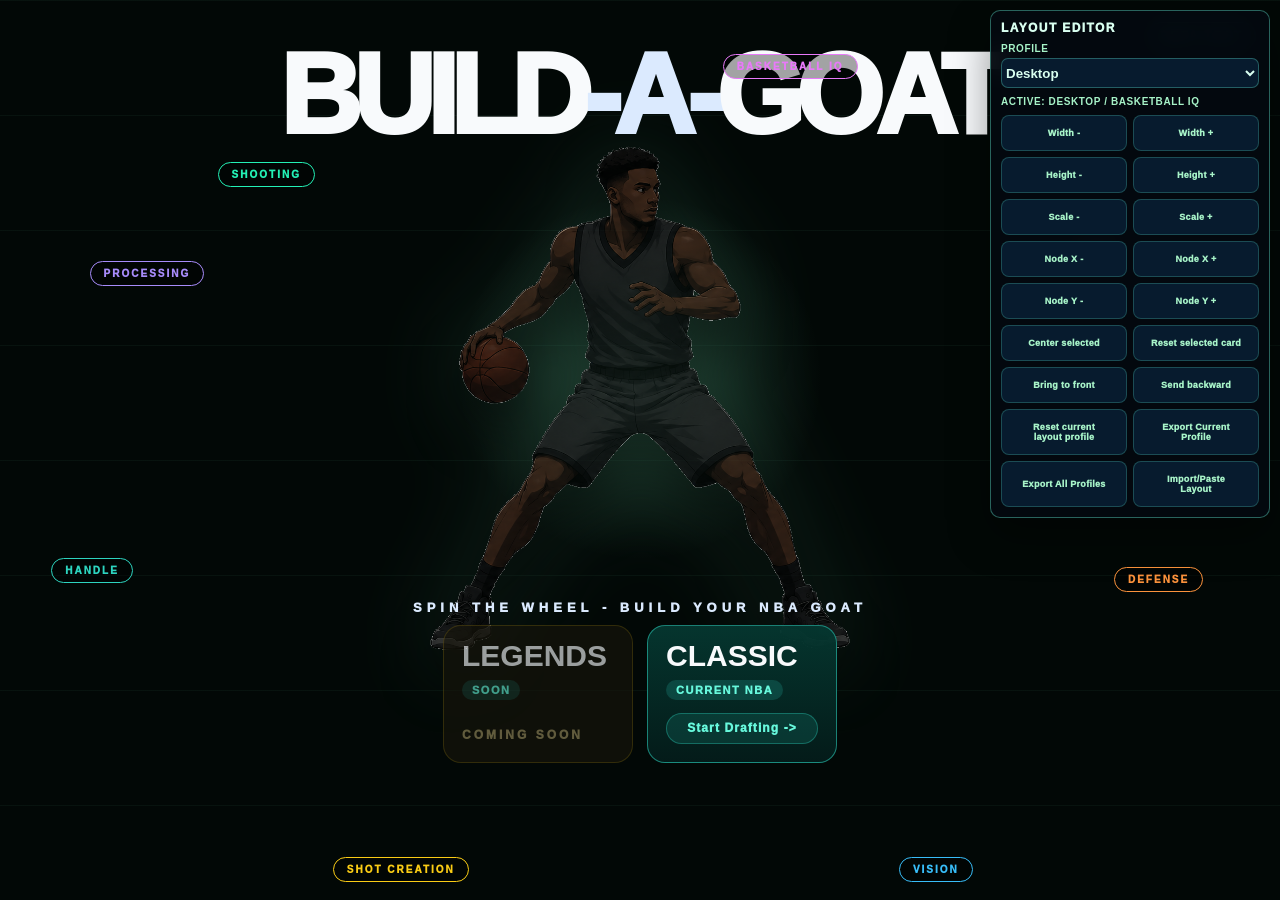
<file: index.html>
<!DOCTYPE html>
<html lang="en">
<head>
  <meta charset="UTF-8" />
  <meta name="viewport" content="width=device-width, initial-scale=1.0, viewport-fit=cover" />
  <meta name="theme-color" content="#061018" />
  <title>Build-A-GOAT Beta</title>
  <link rel="stylesheet" href="./css/styles.css" />
</head>
<body>
<section class="home" id="home">
      <div class="home-v">BETA TEST</div><h1 class="home-title">BUILD<span>-A-</span>GOAT</h1>
 <div class="home-tag ht1">Shooting</div><div class="home-tag ht2">Processing</div><div class="home-tag ht3">Handle</div><div class="home-tag ht4">Basketball IQ</div><div class="home-tag ht5">Size</div><div class="home-tag ht6">Defense</div><div class="home-tag ht7">Shot Creation</div><div class="home-tag ht8">Vision</div>
 <div class="home-player" id="homePlayer"></div>
 <div class="home-kicker">Spin the wheel - build your NBA GOAT</div>
<div class="mode-row"><div class="mode-card locked"><h2>Legends</h2><span class="pill">Soon</span><div style="margin-top:28px;color:#9b8f5f;font-weight:1000;letter-spacing:3px;text-transform:uppercase;font-size:12px">Coming Soon</div></div><div class="mode-card"><h2>Classic</h2><span class="pill">Current NBA</span><button class="start-btn" id="startBtn" onclick="startDrafting()">Start Drafting -></button></div></div>
</section>

<main class="app hidden mobile-tab-spin" id="app">
  <div class="topbar">
    <button class="brand home-link" onclick="goHome()">Build<span>-A-</span>GOAT<small>BETA</small></button>
    <div class="top-actions">
      <button class="ghost" onclick="copyBuild()">Copy Build</button>
      <button onclick="newBuild()">Reset Build</button>
    </div>
  </div>

  <div class="layout">
    <section class="left">
      <div class="wheel-row">
        <div>
          <div class="reel-label">Team</div>
          <div class="wheel">
            <div class="selector"></div>
            <div class="reel" id="teamReel"></div>
          </div>
        </div>

        <div>
          <div class="reel-label">Player</div>
          <div class="wheel">
            <div class="selector"></div>
            <div class="reel" id="playerReel"></div>
          </div>
        </div>
      </div>

      <div class="controls">
        <button class="spin" id="spinBtn" onclick="spin()">SPIN</button>
        <button class="ghost respin-control" id="respinBtn" onclick="respinPlayer()" disabled>
          <span>RESPIN</span>
          <small id="respinCount">5 LEFT</small>
        </button>
      </div>

      <div class="player-card" id="playerCard">
        <div class="player-card-head">
          <div class="avatar" id="playerAvatar">NBA</div>
          <div>
            <div class="team-pill" id="teamPill">No team selected</div>
            <div class="player-name" id="playerName">Ready?</div>
            <div class="muted" id="playerMeta">Spin reveals one random team and one weighted random player. Respins stay on that team.</div>
          </div>
        </div>

        <div class="trait-menu" id="traitMenu"></div>
      </div>
    </section>

    <section class="stage" id="stage">
      <div class="bio">
        <div>
          <b>HT</b>
          <span id="heightVal">--</span>
        </div>
        <div>
          <b>WT</b>
          <span id="weightVal">--</span>
        </div>
      </div>

     <div class="tabs">
        <button type="button" class="tab active" id="tabPhysical" onclick="setStageTab('physical')">Physical</button>
        <button type="button" class="tab" id="tabMental" onclick="setStageTab('mental')">Mental</button>
        <button type="button" class="tab" id="tabSkill" onclick="setStageTab('skill')">Skill</button>
      </div>

      <div class="player-wrap">
        <img class="player-img" id="playerImg" alt="Build player">
      </div>

      <div class="callouts" id="callouts"></div>
      <div id="traitCards"></div>
    </section>

    <aside class="side">
      <div class="ovr-card">
        <div class="ovr" id="ovr">0<small>OVR</small></div>
      </div>
      <div class="build-name" id="buildName"></div>
      <button class="share-build" id="shareBuildBtn" onclick="shareBuildAction()" disabled>Share Build</button>

      <div class="respins">
        Total Respins Left
        <span id="spinStatus">5 / 5</span>
      </div>

      <button id="nextBtn" onclick="spin()" disabled>NEXT TRAIT</button>

      <div class="list">
        <div class="section">Build Overview</div>
        <div id="buildList"></div>
      </div>
    </aside>
  </div>

  <nav class="mobile-tab-nav" aria-label="Mobile view">
    <button type="button" class="mobile-tab-button active" id="mobileSpinTab" aria-pressed="true" onclick="setMobileViewTab('spin')">SPIN</button>
    <button type="button" class="mobile-tab-button" id="mobileBuildTab" aria-pressed="false" onclick="setMobileViewTab('build')">BUILD</button>
  </nav>

</main>
<div class="season-overlay" id="seasonOverlay">
  <div class="season-modal">
    <div class="season-eyebrow">Simulate Season</div>
    <div class="season-title">Spin Your Team</div>
    <div class="season-wheel">
      <div class="season-reel" id="seasonTeamReel"></div>
    </div>
    <button class="spin" id="seasonSpinBtn" onclick="spinSeasonTeam()">SPIN</button>
    <div class="season-result" id="seasonResult"></div>
    <div class="season-player" id="seasonPlayer">
      <img class="player-img" alt="Season preview player">
    </div>
    <div class="season-actions">
      <button class="ghost" id="seasonRunBtn" onclick="runSelectedSeason()" disabled>Simulate Season</button>
    </div>
    <div class="season-build">
      <div class="season-build-title">Build Traits</div>
      <div id="seasonBuildList"></div>
    </div>
  </div>
</div>
<div class="season-detail-overlay" id="seasonDetailOverlay">
  <div class="season-detail">
    <div class="season-dots"><span></span><span></span><span></span><span></span></div>
    <div class="season-team-card" id="seasonDetailTeam"></div>
    <div class="season-detail-ovr" id="seasonDetailOvr"></div>
    <div class="season-detail-arch" id="seasonDetailArch"></div>
    <button class="season-detail-btn" onclick="runSelectedSeason()">Simulate Season</button>
    <div class="season-detail-player" id="seasonDetailPlayer">
      <img class="player-img" id="seasonDetailImg" alt="Selected build player">
    </div>
    <div class="season-detail-list" id="seasonDetailTraits"></div>
  </div>
</div>
<div class="regular-season-overlay" id="regularSeasonOverlay">
  <div class="regular-season">
    <button class="season-back" onclick="backToSeasonReview()">&larr; Back</button>
    <div class="season-dots"><span></span><span></span><span></span><span></span></div>
    <div class="season-team-card" id="regularSeasonTeam"></div>
    <div class="regular-title">Regular Season</div>
    <div class="regular-record" id="regularSeasonRecord"></div>
    <div class="playoff-status" id="regularSeasonStatus"></div>
    <div class="game-log" id="regularSeasonGames"></div>
    <div class="production-title">Production</div>
    <div class="production-grid" id="regularSeasonProduction"></div>
    <button class="playoff-btn" id="enterPlayoffsBtn" onclick="enterPlayoffs()">Enter Playoffs</button>
  </div>
</div>
<div class="playoff-overlay" id="playoffOverlay">
  <div class="playoff-wrap">
    <button class="season-back" onclick="backToRegularSeason()">&larr; Back</button>
    <div class="season-dots"><span></span><span></span><span></span><span></span></div>
    <div class="season-team-card" id="playoffTeam"></div>
    <div class="regular-title">Playoffs</div>
    <div class="playoff-rounds" id="playoffRounds"></div>
    <div class="playoff-summary" id="playoffSummary"></div>
    <button class="playoff-btn" id="continueAwardsBtn" onclick="openAwards()">Continue to Awards</button>
  </div>
</div>
<div class="awards-overlay" id="awardsOverlay">
  <div class="awards-wrap">
    <div class="award-card">
      <div class="award-kicker" id="awardKicker">NBA Regular Season</div>
      <div class="award-title" id="awardTitle">MVP Award</div>
      <div class="award-photo" id="awardPhoto"></div>
      <div class="award-player" id="awardPlayer"></div>
      <div class="award-team" id="awardTeam"></div>
      <div class="award-stats" id="awardStats"></div>
      <div class="award-nav">
        <button class="ghost" onclick="prevAward()">Previous</button>
        <button class="spin" onclick="nextAward()" id="awardNextBtn">Next Award</button>
      </div>
    </div>
  </div>
</div>
<div class="final-report-overlay" id="finalReportOverlay">
  <div class="final-report">
    <button class="season-back" onclick="closeFinalReport()">&larr; Back to Build</button>
    <div class="season-dots"><span></span><span></span><span></span><span></span></div>
    <div class="season-team-card" id="finalReportTeam"></div>
    <div class="final-banner" id="finalReportBanner"></div>
    <div class="season-detail-player final-report-player" id="finalReportPlayer">
      <img class="player-img" id="finalReportImg" alt="Final report player">
    </div>
    <div class="production-title">Production</div>
    <div class="production-grid" id="finalReportProduction"></div>
    <div class="season-detail-list" id="finalReportTraits"></div>
    <div class="final-best" id="finalReportBest"></div>
    <div class="final-actions">
      <button class="new-build" onclick="newBuild()">New Build</button>
      <button class="back-build" onclick="backToCompletedBuild()">Back to Build</button>
    </div>
  </div>
</div>
<div class="share-overlay" id="shareOverlay" onclick="closeShareMenu()">
  <div class="share-modal" onclick="event.stopPropagation()">
    <div class="share-top">
      <div class="share-title">Share Your Build</div>
      <button class="share-close" onclick="closeShareMenu()">x</button>
    </div>
    <div class="share-quote" id="shareQuote"></div>
    <div class="share-preview">
      <div class="share-logo">B<span>A</span>P</div>
      <div>
        <div class="share-domain">Build-A-GOAT.com</div>
        <div class="share-card-title" id="shareCardTitle"></div>
        <div class="share-card-copy" id="shareCardCopy"></div>
      </div>
    </div>
    <div class="share-grid">
      <button class="share-tile" onclick="shareTo('x')"><span class="share-icon x">X</span>X</button>
      <button class="share-tile" onclick="shareTo('facebook')"><span class="share-icon fb">f</span>Facebook</button>
      <button class="share-tile" onclick="shareTo('reddit')"><span class="share-icon rd">r</span>Reddit</button>
      <button class="share-tile" onclick="copyShareLink()"><span class="share-icon cp">link</span>Copy Link</button>
    </div>
  </div>
</div>
<div class="toast" id="toast"></div>
<script src="./js/data.js"></script>
<script src="./js/animations.js"></script>
<script src="./js/playerRenderer.js"></script>
<script src="./js/anchorEditor.js"></script>
<script src="./js/calloutLayoutEditor.js"></script>
<script src="./js/ui.js"></script>
<script src="./js/game.js"></script>
<script src="./js/simulation.js"></script>
  <script src="./js/share.js"></script>
  <script src="./js/devTools.js"></script>
  <script src="./js/mobileTabs.js"></script>
  <script src="./js/app.js"></script>
</body>
</html>
</file>
<file: css/styles.css>
﻿:root{--bg:#050915;--panel:#071426;--mint:#dbeafe;--teal:#2563eb;--red:#f97316;--text:#f8fafc;--muted:#9fb2c7;--gold:#fbbf24;--cyan:#38bdf8}
*{box-sizing:border-box}
html{width:100%;min-height:100%;-webkit-text-size-adjust:100%;text-size-adjust:100%;background:var(--bg);overflow-x:hidden}
body{margin:0;width:100%;min-height:100%;background:var(--bg);color:var(--text);font-family:Arial,Helvetica,sans-serif;overflow:hidden;overflow-x:hidden}
img,svg,canvas,video{max-width:100%}
button{border:0;border-radius:10px;padding:12px 16px;background:var(--red);color:#fff;font-weight:1000;letter-spacing:.7px;cursor:pointer}
button,.tab,.trait-choice{-webkit-tap-highlight-color:transparent;touch-action:manipulation}
button:disabled{opacity:.42;cursor:not-allowed;filter:saturate(.35)}button.ghost{background:#07192d;border:1px solid #1d4ed8}.hidden{display:none!important}

/* start */
.home{min-height:100vh;position:relative;overflow:hidden;background:#020806}
.home:before{content:"";position:absolute;inset:0;background:linear-gradient(rgba(125,255,198,.045) 1px,transparent 1px),radial-gradient(circle at 50% 42%,rgba(128,255,197,.2),transparent 22%),#020806;background-size:100% 115px,auto,auto}
.home-title{position:absolute;top:52px;left:50%;transform:translateX(-50%);margin:0;width:min(980px,94vw);text-align:center;font-size:clamp(58px,8.8vw,132px);line-height:.78;letter-spacing:-8px;font-weight:1000;text-transform:uppercase;z-index:3}
.home-title span,.brand span{color:var(--mint)}
.home-v{position:absolute;top:22px;right:24px;color:#67f8dc;border:1px solid rgba(103,248,220,.5);border-radius:999px;padding:6px 12px;font-size:12px;font-weight:1000;letter-spacing:2px;z-index:4}
.home-player{position:absolute;left:50%;top:138px;width:min(460px,56vw);height:520px;transform:translateX(-50%);opacity:.7;filter:drop-shadow(0 0 44px rgba(132,255,199,.22));z-index:2}.home-player img{width:100%;height:100%;object-fit:contain}
.home-tag{position:absolute;padding:6px 13px;border:1px solid currentColor;border-radius:999px;font-size:10px;font-weight:1000;letter-spacing:2px;text-transform:uppercase;background:rgba(0,0,0,.35);z-index:3;animation:floatTag 4.5s ease-in-out infinite alternate}
.ht1{left:17%;top:18%;color:#23f0b5;animation-delay:.1s;animation-duration:4.8s}
.ht2{left:7%;top:29%;color:#a78bfa;animation-delay:.7s;animation-duration:5.4s}
.ht3{left:4%;top:62%;color:#2dd4bf;animation-delay:1.1s;animation-duration:4.9s}
.ht4{right:33%;top:6%;color:#e879f9;animation-delay:.3s;animation-duration:5.7s}
.ht5{right:12%;top:26%;color:#f87171;animation-delay:.9s;animation-duration:4.6s}
.ht6{right:6%;top:63%;color:#fb923c;animation-delay:1.4s;animation-duration:5.2s}
.ht7{left:26%;bottom:2%;color:#facc15;animation-delay:.5s;animation-duration:5.8s}
.ht8{right:24%;bottom:2%;color:#38bdf8;animation-delay:1.2s;animation-duration:5s}
@keyframes floatTag{from{transform:translate3d(-8px,-6px,0)}to{transform:translate3d(10px,8px,0)}}.home-kicker{position:absolute;left:50%;top:600px;transform:translateX(-50%);color:var(--mint);font-size:13px;font-weight:1000;letter-spacing:5px;text-transform:uppercase;white-space:nowrap;z-index:3}
.mode-row{position:absolute;left:50%;top:625px;transform:translateX(-50%);display:flex;gap:14px;z-index:3}
.mode-card{width:190px;height:138px;border:1px solid rgba(45,212,191,.55);border-radius:18px;background:linear-gradient(180deg,rgba(5,55,48,.96),rgba(4,28,26,.96));padding:16px 18px}
.mode-card.locked{border-color:rgba(250,204,21,.25);background:#17150b;opacity:.62}
.mode-card h2{margin:0 0 9px;font-size:30px;line-height:.95;text-transform:uppercase}
.pill{display:inline-block;padding:4px 10px;border-radius:999px;background:rgba(45,212,191,.18);color:#67f8dc;font-size:11px;font-weight:1000;letter-spacing:1.5px;text-transform:uppercase}
.start-btn{margin-top:13px;width:100%;height:31px;padding:0 10px;background:rgba(45,212,191,.13);border:1px solid rgba(45,212,191,.35);border-radius:999px;color:#67f8dc;font-size:12px;letter-spacing:1.1px;white-space:nowrap;line-height:29px}

/* app */
.app{height:100vh;background:#040809}.topbar{height:40px;display:flex;align-items:center;justify-content:space-between;padding:0 18px;border-bottom:1px solid rgba(158,230,191,.22);background:#05090a}.brand{font-size:24px;font-weight:1000;letter-spacing:-1px;text-transform:uppercase}.home-link{background:transparent;border:0;padding:0;color:var(--text);cursor:pointer;text-align:left}
.home-link:hover span{filter:brightness(1.25)}.brand small{font-size:12px;color:#67f8dc;letter-spacing:2px;margin-left:8px}.top-actions{display:flex;gap:6px}.top-actions button{padding:10px 14px;font-size:12px}
.layout{height:calc(100vh - 40px);display:grid;grid-template-columns:260px minmax(900px,1fr) 255px}
.left{background:#05090d;border-right:1px solid rgba(158,230,191,.22);padding:28px 10px 14px}.wheel-row{display:grid;grid-template-columns:1fr 1fr;gap:8px}.reel-label{text-align:center;font-size:12px;font-weight:1000;letter-spacing:2px;text-transform:uppercase;margin-bottom:6px;color:#67f8dc}
.wheel{height:246px;position:relative;overflow:hidden;border:1px solid rgba(255,255,255,.08);border-radius:18px;background:#090f14}.selector{position:absolute;left:0;right:0;top:50%;height:44px;transform:translateY(-50%);z-index:2;background:rgba(158,230,191,.12);border:1px solid rgba(158,230,191,.16)}
.reel{position:absolute;left:0;right:0;top:0;will-change:transform}.reel.idle{animation:idle 12s linear infinite}.reel.spinning{transition:transform 4s cubic-bezier(.08,.78,.14,1)}.item{height:44px;display:flex;align-items:center;justify-content:center;text-align:center;padding:0 8px;color:rgba(255,255,255,.38);font-size:13px;font-weight:1000;text-transform:uppercase;line-height:1.02}.item small{display:block;color:rgba(158,230,191,.58);font-size:9px;margin-top:3px}.item.near{color:rgba(255,255,255,.72)}.item.selected{color:#d9fff0;font-size:14px}@keyframes idle{from{transform:translateY(0)}to{transform:translateY(-880px)}}
.controls{margin-top:20px}.controls button{width:100%;height:50px;font-size:20px;letter-spacing:4px}.controls button+button{margin-top:10px}.spin{background:linear-gradient(90deg,#2dd4bf,#9ee6bf);color:#03110e}
.respin-control{height:58px!important;display:flex;flex-direction:column;align-items:center;justify-content:center;gap:3px;line-height:1;letter-spacing:3px!important}
.respin-control span{font-size:18px}.respin-control small{font-size:12px;letter-spacing:1px;color:#d9fff0}
.player-card{margin-top:14px;background:#030b14;border:1px solid #183247;border-radius:12px;padding:10px;max-height:390px;overflow:auto}
.player-card-head{display:grid;grid-template-columns:46px 1fr;gap:10px;align-items:center;margin-bottom:10px}
.avatar{width:46px;height:46px;border-radius:50%;border:1px solid #245143;background:radial-gradient(circle at 35% 25%,#d9fff0,#0c2633 55%,#06111f);display:flex;align-items:center;justify-content:center;color:#06111f;font-size:11px;font-weight:1000;overflow:hidden;position:relative}
.avatar img{display:block;width:100%;height:100%;object-fit:cover;object-position:center center}
.team-pill{display:inline-block;padding:5px 10px;border-radius:999px;border:1px solid #245143;color:#9ee6bf;font-size:10px;font-weight:1000;letter-spacing:1px;text-transform:uppercase}
.player-name{font-size:18px;font-weight:1000;margin:6px 0 2px;line-height:1.05}
.muted{color:var(--muted);font-size:11px;line-height:1.3}
.trait-menu{display:grid;gap:6px;margin-top:8px}
.trait-section{font-size:9px;color:#54dca8;font-weight:1000;letter-spacing:2px;text-align:center;text-transform:uppercase;border-top:1px solid rgba(84,220,168,.2);padding-top:7px;margin-top:3px}
.trait-choice{height:48px;border:1px solid rgba(255,255,255,.08);border-radius:8px;background:#101824;color:#dbeafe;display:grid;grid-template-columns:34px 1fr 36px;align-items:center;gap:8px;padding:0 9px;font-size:11px;font-weight:1000;letter-spacing:1px;text-transform:uppercase;text-align:left}
.trait-choice span{width:36px;height:28px;border-radius:999px;display:flex;align-items:center;justify-content:center;background:#38bdf8;color:#03111f;font-size:12px}
.choice-photo,.trait-photo,.mini-photo{border-radius:50%;overflow:hidden;background:radial-gradient(circle at 35% 25%,#d9fff0,#0c2633 55%,#06111f);display:flex;align-items:center;justify-content:center;color:#06111f;font-weight:1000;letter-spacing:0;position:relative}
.choice-photo{width:32px;height:32px;border:1px solid rgba(158,230,191,.35);font-size:9px}
.trait-photo{width:44px;height:44px;border:1px solid rgba(255,255,255,.14);font-size:10px;flex:0 0 auto}
.mini-photo{width:30px;height:30px;border:1px solid rgba(255,255,255,.1);font-size:8px}
.choice-photo img,.trait-photo img,.mini-photo img{display:block;width:100%;height:100%;object-fit:cover;object-position:center center}
.photo-logo{position:absolute;inset:-10%;width:120%!important;height:120%!important;object-fit:cover!important;object-position:center center!important;opacity:.98;z-index:0;filter:saturate(1.35) contrast(1.08) brightness(1.1)}
.photo-player{position:absolute;inset:0;width:100%!important;height:100%!important;object-fit:cover!important;object-position:center center!important;border-radius:50%;z-index:1;filter:drop-shadow(0 1px 2px rgba(0,0,0,.45))}
.photo-initials{position:relative;z-index:2}
.trait-choice.physical{background:linear-gradient(90deg,rgba(249,115,22,.18),rgba(6,17,31,.9))}
.trait-choice.mental{background:linear-gradient(90deg,rgba(168,85,247,.18),rgba(6,17,31,.9))}
.trait-choice.skill{background:linear-gradient(90deg,rgba(45,212,191,.18),rgba(6,17,31,.9))}
.trait-choice.locked{opacity:.45}
.trait-choice:not(.locked):hover{border-color:#67f8dc;transform:translateY(-1px)}

/* stage */
.stage{position:relative;height:100%;overflow:hidden;background:linear-gradient(rgba(255,255,255,.05) 1px,transparent 1px),linear-gradient(90deg,rgba(255,255,255,.045) 1px,transparent 1px),linear-gradient(180deg,#174f8f,#0f2f5d);background-size:18px 18px}
.bio{position:absolute;top:20px;left:188px;width:220px;display:grid;grid-template-columns:1fr 1fr;z-index:8;background:#07192d;border-radius:7px;overflow:hidden}.bio div{padding:13px 30px;text-align:center;border-right:1px solid rgba(255,255,255,.08)}.bio div:last-child{border-right:0}.bio b{display:block;font-size:12px;color:#d9fff0;letter-spacing:1.5px}.bio span{font-size:20px;font-weight:1000;color:#d9fff0}
.tabs{position:absolute;top:12px;left:50%;transform:translateX(-50%);display:flex;gap:8px;z-index:50;pointer-events:auto}.tab{min-width:118px;text-align:center;padding:13px 18px;border-radius:7px;background:#07192d;color:#b8c5d4;font-size:12px;font-weight:1000;letter-spacing:2px;text-transform:uppercase;cursor:pointer;position:relative;z-index:51;pointer-events:auto}.tab.active{background:#f97316;color:white;box-shadow:inset 0 -3px 0 rgba(251,191,36,.85)}
/*
//////////////////////////////////////////////
// PLAYER LAYOUT CONTRACT
// DO NOT MODIFY WITHOUT UPDATING
// THE ANCHOR SYSTEM.
// Appearance changes ONLY.
// Layout changes require anchor recalibration.
//////////////////////////////////////////////
*/
.player-wrap{position:absolute;inset:45px 230px 40px 230px;display:flex;align-items:center;justify-content:center;z-index:1}.player-img{width:min(650px,100%);max-height:760px;object-fit:contain;transform:scale(1.55) translateY(24px);transform-origin:center center;filter:drop-shadow(0 28px 24px rgba(0,0,0,.5))}.player-img[data-render-state="build"]{opacity:.9;filter:brightness(.48) contrast(.98) saturate(.75) drop-shadow(0 24px 22px rgba(0,0,0,.46))}.player-img[data-render-state="complete"]{opacity:1;filter:drop-shadow(0 28px 24px rgba(0,0,0,.5))}
.callouts{position:absolute;inset:0;z-index:3;pointer-events:none}.callouts svg{width:100%;height:100%;display:block}.callouts path{fill:none;stroke:#f97316;stroke-width:3;stroke-linecap:round;stroke-linejoin:round;vector-effect:non-scaling-stroke}.callouts circle{fill:#f97316;stroke:rgba(249,115,22,.32);stroke-width:.75}
.trait-card{position:absolute;width:220px;min-height:112px;border:1px solid #f97316;border-radius:7px;background:#06111f;box-shadow:0 14px 24px rgba(0,0,0,.34);z-index:5;overflow:hidden}.trait-card .head{background:#f97316;color:white;padding:12px;font-size:16px;font-weight:1000;text-align:center;text-transform:uppercase}.trait-card .body{padding:12px}.trait-card.filled .body{display:grid;grid-template-columns:44px 1fr;gap:10px;align-items:center}.rating{font-size:22px;font-weight:1000}.from{color:#c8d7e8;font-size:12px;line-height:1.25;margin-top:7px}.trait-card.filled .from{margin-top:4px}.trait-card.available{cursor:pointer;outline:2px solid rgba(255,255,255,.18);outline-offset:2px}.trait-card.available:hover{transform:translateY(-2px)}.trait-card.filled{border-color:#fbbf24}.trait-card.filled .head{background:#fbbf24;color:#07111b}
.tc-shooting{left:260px;top:220px}.tc-handling{left:260px;top:400px}.tc-speed{left:260px;top:600px}..tc-size{right:260px;top:430px;min-height:124px}.tc-defense{right:260px;top:585px;min-height:112px}
.tc-clutch{right:260px;top:430px}
.tc-leadership{left:260px;top:400px}
.tc-rebounding{right:260px;top:585px;min-height:112px}
/* completed build screen */
.final-trait-card{
  position:absolute;
  width:215px;
  min-height:92px;
  border-radius:6px;
  background:#f8fafc;
  color:#06111f;
  box-shadow:0 14px 24px rgba(0,0,0,.28);
  z-index:6;
  overflow:hidden;
}

.final-trait-card .head{
  height:34px;
  background:#f97316;
  color:#fff;
  display:flex;
  align-items:center;
  justify-content:center;
  font-weight:1000;
  text-transform:uppercase;
  font-size:13px;
  letter-spacing:.5px;
}

.final-trait-card .body{
  min-height:58px;
  display:grid;
  grid-template-columns:44px 1fr 38px;
  align-items:center;
  gap:8px;
  padding:7px 10px;
}

.final-photo{
  width:42px;
  height:42px;
  border-radius:50%;
  border:2px solid #06111f;
  overflow:hidden;
  background:#0c2633;
  display:flex;
  align-items:center;
  justify-content:center;
  font-weight:1000;
  font-size:10px;
  color:#d9fff0;
}

.final-photo img{
  width:100%;
  height:100%;
  object-fit:cover;
}

.final-player{
  font-weight:1000;
  color:#0e4f9e;
  text-transform:uppercase;
  font-size:13px;
  line-height:1.05;
}

.final-badge{
  width:36px;
  height:36px;
  border-radius:50%;
  background:#38bdf8;
  color:#03111f;
  display:flex;
  align-items:center;
  justify-content:center;
  font-weight:1000;
  font-size:12px;
}

.fc-shooting{left:150px;top:150px}
.fc-handling{left:150px;top:285px}
.fc-size{left:150px;top:420px}
.fc-speed{left:150px;top:555px}

.fc-iq{right:150px;top:130px}
.fc-clutch{right:150px;top:245px}
.fc-leadership{right:150px;top:360px}
.fc-defense{right:150px;top:475px}
.fc-rebounding{right:150px;top:590px}

.build-name-card{
  border:1px solid rgba(158,230,191,.25);
  background:rgba(158,230,191,.08);
  border-radius:12px;
  padding:12px;
  text-align:center;
  color:#d9fff0;
  font-weight:1000;
  letter-spacing:1px;
  text-transform:uppercase;
}
.final-trait-card{
  position:absolute;
  width:215px;
  min-height:92px;
  border-radius:6px;
  background:#f8fafc;
  color:#06111f;
  box-shadow:0 14px 24px rgba(0,0,0,.28);
  z-index:20;
  overflow:hidden;
}

.final-trait-card .head{
  height:34px;
  background:#f97316;
  color:#fff;
  display:flex;
  align-items:center;
  justify-content:center;
  font-weight:1000;
  text-transform:uppercase;
  font-size:13px;
}

.final-trait-card .body{
  min-height:58px;
  display:grid;
  grid-template-columns:44px 1fr 38px;
  align-items:center;
  gap:8px;
  padding:7px 10px;
}

.final-photo{
  width:42px;
  height:42px;
  border-radius:50%;
  border:2px solid #06111f;
  overflow:hidden;
  background:#0c2633;
  display:flex;
  align-items:center;
  justify-content:center;
  font-size:10px;
  font-weight:1000;
  color:#d9fff0;
}

.final-photo img{
  width:100%;
  height:100%;
  object-fit:cover;
}

.final-player{
  font-weight:1000;
  color:#0e4f9e;
  text-transform:uppercase;
  font-size:13px;
  line-height:1.05;
}

.final-rating{
  font-size:11px;
  color:#102033;
  font-weight:900;
}

.final-badge{
  width:36px;
  height:36px;
  border-radius:50%;
  background:#38bdf8;
  color:#03111f;
  display:flex;
  align-items:center;
  justify-content:center;
  font-weight:1000;
  font-size:12px;
}

.fc-shooting{left:150px;top:150px}
.fc-handling{left:150px;top:285px}
.fc-speed{left:150px;top:555px}
.fc-iq{right:150px;top:130px}
.fc-size{right:150px;top:360px}
.fc-defense{right:150px;top:590px}
.fc-clutch{right:150px;top:245px}
.fc-leadership{right:150px;top:475px}
.fc-rebounding{left:150px;top:420px}
/* side */
.side{background:#05090d;border-left:1px solid rgba(158,230,191,.22);padding:8px 10px 10px;display:flex;flex-direction:column;gap:8px;min-height:0;overflow:hidden}
.ovr-card{height:132px;display:flex;align-items:center;justify-content:center;position:relative;flex:0 0 132px}
.ovr-card:before{content:"";position:absolute;width:116px;height:116px;border-radius:50%;background:conic-gradient(#67f8dc calc(var(--ovr-pct,0)*1%),#203047 0);box-shadow:0 0 22px rgba(103,248,220,.22)}
.ovr-card:after{content:"";position:absolute;width:94px;height:94px;border-radius:50%;background:#05090d}
.ovr{font-size:42px;font-weight:1000;z-index:2;text-align:center}
.ovr small{display:block;font-size:13px;color:#d1d5db;letter-spacing:1.5px}
.build-name{min-height:20px;text-align:center;color:#9ef7cf;font-size:13px;font-weight:1000;line-height:1.1;letter-spacing:.4px}
.share-build{height:34px;border:1px solid rgba(103,248,220,.72);border-radius:9px;background:rgba(103,248,220,.1);color:#d9fff0;font-size:12px;font-weight:1000;letter-spacing:1.2px;text-transform:uppercase}
.share-build:disabled{opacity:.35;cursor:not-allowed}
.respins{background:rgba(158,230,191,.1);border-radius:10px;padding:10px;text-align:center;color:#d8fff0;font-weight:1000;letter-spacing:1px;flex:0 0 auto}
.respins span{display:block;color:#facc15;font-size:17px;margin-top:2px}
#nextBtn{height:42px;flex:0 0 42px}
.list{padding:2px 0;flex:1 1 auto;min-height:0;overflow:hidden}
.section{font-weight:1000;color:#d9fff0;font-size:12px;letter-spacing:1.6px;text-transform:uppercase;margin-bottom:8px}
.li{display:grid;grid-template-columns:6px 33px 1fr 36px;gap:8px;border:1px dashed rgba(255,255,255,.07);border-radius:7px;margin-bottom:4px;padding:6px 7px;align-items:center;min-height:48px;opacity:.34}
.li.picked{border-color:rgba(255,255,255,.1);border-style:solid;opacity:1;background:linear-gradient(90deg,rgba(103,248,220,.055),rgba(255,255,255,.015))}
.li.empty .mini-photo{display:none}
.dot{width:6px;height:32px;border-radius:0;margin-top:0;opacity:.72}
.li.empty .dot{width:6px;height:6px;border-radius:50%;align-self:center;opacity:.4}
.lt{font-size:10.5px;color:#74e7bc;font-weight:1000;letter-spacing:.8px;text-transform:uppercase;line-height:1}
.lv{font-size:12px;color:#f8fafc;margin-top:1px;line-height:1.05;font-weight:800}
.li.empty .lv{color:#5d7b76}
.mini-photo{width:33px;height:33px}
.grade-badge{width:35px;height:35px;border-radius:50%;display:flex;align-items:center;justify-content:center;justify-self:end;background:#67f8dc;color:#03111f;font-size:11px;font-weight:1000}
.li.empty .grade-badge{display:none}
.sim{display:none;position:absolute;left:260px;right:255px;bottom:0;max-height:48vh;overflow:auto;padding:14px;background:#06111f;border-top:1px solid #17384a;z-index:20}.sim-head{display:flex;justify-content:space-between;align-items:center;gap:12px;flex-wrap:wrap}.sim-grid{display:grid;grid-template-columns:1fr 1fr;gap:12px;margin-top:12px}table{width:100%;border-collapse:collapse;font-size:13px;background:#030b14;border-radius:12px;overflow:hidden}td,th{padding:8px;border-bottom:1px solid #203047;text-align:left}th{color:#facc15;background:#081827}.hi{color:#facc15;font-weight:1000}.series{background:#030b14;border:1px solid #203047;border-radius:12px;padding:9px;margin:7px 0}.champ{font-size:24px;font-weight:1000;color:#facc15;margin-top:10px}.toast{position:fixed;left:50%;bottom:18px;transform:translateX(-50%);background:#020617;border:1px solid #334155;border-radius:12px;padding:10px 14px;font-weight:1000;display:none;z-index:50}
.share-overlay{position:fixed;inset:0;background:rgba(0,0,0,.62);backdrop-filter:blur(8px);z-index:80;display:none;align-items:center;justify-content:center;padding:18px}
.share-overlay.open{display:flex}
.share-modal{width:min(360px,calc(100vw - 32px));background:#0c1a15;border:1px solid rgba(103,248,220,.25);border-radius:20px;box-shadow:0 22px 70px rgba(0,0,0,.58);padding:24px;color:#d8fff0}
.share-top{display:flex;align-items:center;justify-content:space-between;margin-bottom:16px}
.share-title{font-size:18px;font-weight:1000;color:#f8fff9}
.share-close{width:31px;height:31px;border-radius:50%;border:1px solid rgba(103,248,220,.28);background:rgba(103,248,220,.08);color:#8df3cf;font-size:18px;line-height:1;display:grid;place-items:center;padding:0}
.share-quote,.share-preview{border:1px solid rgba(255,255,255,.1);background:rgba(255,255,255,.045);border-radius:9px;padding:12px 14px;color:#a8f1cd;font-weight:800;font-size:13px;line-height:1.35;margin-bottom:12px}
.share-quote{font-style:italic}
.share-preview{display:grid;grid-template-columns:58px 1fr;gap:12px;align-items:center;font-style:normal}
.share-logo{height:58px;border-radius:4px;background:#07100d;border:1px solid rgba(255,255,255,.05);display:flex;align-items:center;justify-content:center;font-size:15px;font-weight:1000;color:#f8fff9}
.share-logo span{color:#79f5c9}
.share-domain{font-size:10px;color:#69dcae;font-weight:1000;letter-spacing:.8px;text-transform:uppercase}
.share-card-title{font-size:13px;color:#f8fff9;font-weight:1000;margin:1px 0}
.share-card-copy{font-size:11px;color:#65dca9;line-height:1.25}
.share-grid{display:grid;grid-template-columns:1fr 1fr;gap:10px;margin-top:18px}
.share-tile{height:95px;border:1px solid rgba(255,255,255,.1);border-radius:12px;background:rgba(255,255,255,.045);color:#a8f1cd;font-weight:1000;display:flex;flex-direction:column;align-items:center;justify-content:center;gap:9px}
.share-icon{width:45px;height:45px;border-radius:50%;display:flex;align-items:center;justify-content:center;color:#fff;font-size:20px;font-weight:1000}
.share-icon.x{background:#020202}.share-icon.fb{background:#1877f2}.share-icon.rd{background:#ff4500}.share-icon.cp{background:#134f4b;border:1px solid rgba(103,248,220,.35);color:#75f2d0}
.season-overlay{position:fixed;inset:0;background:rgba(0,8,6,.72);backdrop-filter:blur(8px);z-index:78;display:none;align-items:center;justify-content:center;padding:18px}
.season-overlay.open{display:flex}
.season-modal{width:min(340px,calc(100vw - 32px));max-height:calc(100vh - 36px);overflow:hidden;background:linear-gradient(180deg,#080d13,#07110f);border:1px solid rgba(103,248,220,.22);border-radius:20px;box-shadow:0 24px 80px rgba(0,0,0,.62);padding:28px;color:#d8fff0;text-align:center}
.season-eyebrow{font-size:10px;color:#9ef7cf;font-weight:1000;text-transform:uppercase;letter-spacing:1.5px}
.season-title{font-size:22px;font-weight:1000;margin:8px 0 18px;color:#f8fff9}
.season-wheel{position:relative;height:246px;border:1px solid rgba(255,255,255,.11);border-radius:18px;background:rgba(255,255,255,.025);overflow:hidden;margin-bottom:20px}
.season-wheel:before{content:"";display:none}
.season-wheel:after{content:"";position:absolute;left:16px;right:16px;top:50%;height:45px;transform:translateY(-50%);border:1px solid rgba(103,248,220,.24);border-radius:7px;background:rgba(103,248,220,.06);box-shadow:0 0 0 999px rgba(0,0,0,.04);pointer-events:none}
.season-reel{position:absolute;left:0;right:0;top:0;will-change:transform}
.season-reel .item{height:44px;display:flex;align-items:center;justify-content:center;font-weight:1000;color:rgba(248,255,249,.36);text-transform:uppercase}
.season-reel .item.selected{color:#f8fff9;background:rgba(103,248,220,.08)}
.season-reel .item.near{color:rgba(248,255,249,.7)}
.season-reel .item b{font-size:16px;line-height:1}.season-reel .item small{display:block;font-size:10px;color:#9ef7cf;text-transform:none}
.season-result{display:none;min-height:124px;border:1px solid rgba(14,118,185,.5);border-radius:14px;background:rgba(4,16,28,.72);padding:18px 16px;margin:0 0 12px;align-items:center;justify-content:center;text-align:center}
.season-result.show{display:flex;flex-direction:column}
.season-logo{width:64px;height:64px;object-fit:contain;margin-bottom:12px;filter:drop-shadow(0 0 12px rgba(103,248,220,.18))}
.season-team{font-size:18px;font-weight:1000;color:#f8fff9}.season-meta{font-size:10px;color:#0e76b9;font-weight:1000;letter-spacing:2px;text-transform:uppercase;margin-top:8px}.season-grade{display:none}
.season-build{display:none!important;max-height:196px;overflow:auto;text-align:left;margin-top:14px;border-top:1px solid rgba(255,255,255,.08);padding-top:10px}
.season-build-title{font-size:11px;color:#9ef7cf;font-weight:1000;text-transform:uppercase;letter-spacing:1.4px;margin-bottom:8px}
.season-build-row{display:grid;grid-template-columns:30px 1fr 34px;gap:8px;align-items:center;padding:6px 0;border-bottom:1px solid rgba(255,255,255,.06)}
.season-build-row .mini-photo{width:30px;height:30px}.season-build-row b{display:block;font-size:10px;color:#74e7bc;text-transform:uppercase}.season-build-row span{display:block;font-size:12px;color:#f8fafc;font-weight:800}
.season-player{display:flex;height:174px;margin:8px auto 2px;position:relative;align-items:flex-end;justify-content:center;overflow:hidden}
.season-player:empty{display:none;height:0;margin:0}
.season-player img.player-img{height:172px;width:auto;position:relative;filter:drop-shadow(0 16px 16px rgba(0,0,0,.42))}
.season-actions{display:none!important;grid-template-columns:1fr;gap:10px;margin-top:12px}
.season-actions .ghost:disabled{opacity:.35}
.season-detail-overlay{position:fixed;inset:0;background:#060b10;z-index:77;display:none;overflow:auto;color:#d8fff0}
.season-detail-overlay.open{display:block}
.season-detail{width:min(560px,calc(100vw - 34px));margin:38px auto 0;padding-bottom:32px}
.season-dots{display:flex;justify-content:center;gap:7px;margin-bottom:34px}
.season-dots span{width:7px;height:7px;border-radius:50%;background:#24453c}.season-dots span:first-child{background:#0e76b9}
.season-team-card{height:92px;border:1px solid rgba(14,118,185,.35);border-radius:12px;background:#07111b;display:grid;grid-template-columns:74px 1fr 120px;gap:12px;align-items:center;padding:0 22px;margin-bottom:16px}
.season-team-card img{display:block;width:58px;height:58px;object-fit:contain;object-position:center center;filter:drop-shadow(0 0 10px rgba(103,248,220,.12))}
.season-detail-team{font-size:18px;font-weight:1000;color:#e6fff0}
.season-bars{display:grid;gap:8px;font-size:9px;color:#49d8a1;font-weight:1000;letter-spacing:1px;text-transform:uppercase}
.season-bar{display:grid;grid-template-columns:28px 1fr 28px;gap:8px;align-items:center}.season-bar-line{height:3px;background:#083d69;border-radius:99px;overflow:hidden}.season-bar-line i{display:block;height:100%;background:#0e76b9}.season-bar-grade{background:#003966;color:#9ef7cf;border-radius:7px;text-align:center;padding:4px 0}
.season-detail-ovr{font-size:86px;line-height:.9;font-weight:1000;color:#dcffe6;margin-top:8px}.season-detail-ovr small{font-size:15px;color:#35eaa0;margin-left:6px}
.season-detail-arch{font-size:22px;font-weight:1000;margin:12px 0 22px;color:#f5fff7}
.season-detail-btn{width:100%;height:50px;border-radius:10px;background:#003966;border:1px solid #0e76b9;color:#f8fff9;font-size:14px;font-weight:1000;box-shadow:0 10px 26px rgba(14,118,185,.18)}
.season-detail-player{height:286px;position:relative;display:flex;align-items:flex-end;justify-content:center;margin:6px 0 18px;overflow:hidden}
.season-detail-player img.player-img{height:270px;width:auto;position:relative;z-index:1;filter:drop-shadow(0 20px 18px rgba(0,0,0,.46))}
.season-detail-list{border:1px solid rgba(158,230,191,.25);border-radius:12px;background:rgba(158,230,191,.055);overflow:visible}
.season-detail-row{display:grid;grid-template-columns:38px 1fr 44px;gap:10px;align-items:center;padding:8px 12px;border-bottom:1px solid rgba(255,255,255,.08)}
.season-detail-row:last-child{border-bottom:0}.season-detail-row .mini-photo{width:34px;height:34px}.season-detail-row b{display:block;font-size:10px;color:#74e7bc;text-transform:uppercase}.season-detail-row span{font-size:13px;font-weight:900;color:#f8fafc}.season-detail-row .grade-badge{width:36px;height:36px}
.regular-season-overlay{position:fixed;inset:0;background:#060b10;z-index:79;display:none;overflow:auto;color:#d8fff0}
.regular-season-overlay.open{display:block}
.regular-season{width:min(720px,calc(100vw - 34px));margin:38px auto 54px}
.season-back{display:inline-flex;align-items:center;color:#62d5a7;font-size:14px;font-weight:1000;margin-bottom:24px;background:transparent;border:0}
.regular-season .season-dots{margin-bottom:34px}
.regular-title{font-size:23px;font-weight:1000;color:#e8ffef;margin:12px 0 22px}
.regular-record{width:max-content;min-width:220px;margin:18px auto 12px;padding:13px 24px;border:1px solid rgba(103,248,220,.18);border-radius:14px;background:rgba(103,248,220,.055);display:grid;grid-template-columns:1fr auto 1fr;gap:18px;align-items:center;text-align:center}
.record-num{display:block;font-size:42px;line-height:.9;font-weight:1000;color:#64efe0}.record-loss .record-num{color:#3fb079}.record-label{display:block;margin-top:6px;font-size:9px;color:#80e7be;font-weight:1000;text-transform:uppercase;letter-spacing:1.2px}.record-sep{font-size:32px;color:rgba(216,255,240,.32);font-weight:1000}
.playoff-status{text-align:center;font-size:13px;color:#80e7be;font-weight:1000;margin:0 0 18px}
.game-log{border-radius:12px;overflow:hidden;background:rgba(47,178,133,.13);border:1px solid rgba(103,248,220,.08);margin-bottom:26px}
.game-row{display:grid;grid-template-columns:48px 34px 1fr 74px 132px;gap:8px;align-items:center;min-height:38px;padding:0 16px;border-bottom:1px solid rgba(255,255,255,.07);font-size:12px;font-weight:900;color:#a8f1cd}
.game-row:last-child{border-bottom:0}.game-row.loss{background:rgba(130,27,45,.28);color:#ff9aa8}.game-row.win{background:rgba(47,178,133,.12)}
.game-num{font-size:10px;color:#3dc38c;text-transform:uppercase;letter-spacing:.6px}.game-result{width:22px;height:22px;border-radius:6px;display:grid;place-items:center;background:rgba(103,248,220,.18);color:#d8fff0;font-size:11px;font-weight:1000}
.game-row.loss .game-result{background:rgba(255,82,105,.25)}.game-score{text-align:right;color:#e4fff0}.game-stat{text-align:right;color:#5dd7a2;font-size:11px}
.game-row.cup-win{background:linear-gradient(90deg,rgba(251,191,36,.32),rgba(120,83,12,.15));color:#fff1b5}.game-row.cup-loss{background:linear-gradient(90deg,rgba(180,83,9,.35),rgba(88,52,20,.2));color:#ffd2a3}.game-row.cup .game-num,.cup-tag{color:#fbbf24}.game-row.cup .game-result{background:rgba(251,191,36,.3);color:#fff7d6}.game-row.cup-loss .game-result{background:rgba(180,83,9,.38);color:#ffe0bd}.cup-tag{font-size:9px;font-weight:1000;text-transform:uppercase;letter-spacing:.9px;margin-left:6px}
.production-title{font-size:10px;color:rgba(255,255,255,.38);font-weight:1000;text-transform:uppercase;letter-spacing:1.8px;margin:0 0 10px}
.production-grid{display:grid;grid-template-columns:repeat(4,1fr);gap:10px;margin-bottom:22px}
.production-card{min-height:66px;border:1px solid rgba(255,255,255,.09);border-radius:10px;background:rgba(255,255,255,.025);display:flex;flex-direction:column;align-items:center;justify-content:center}
.production-card b{font-size:23px;color:#dcffe6}.production-card span{font-size:9px;color:#35c78c;font-weight:1000;text-transform:uppercase;letter-spacing:.8px}
.playoff-btn{width:100%;height:50px;border-radius:10px;background:#003966;border:1px solid #0e76b9;color:#f8fff9;font-size:14px;font-weight:1000;box-shadow:0 10px 26px rgba(14,118,185,.18)}
.playoff-btn:disabled{opacity:.38;filter:grayscale(.6)}
.playoff-overlay{position:fixed;inset:0;background:#060b10;z-index:80;display:none;overflow:auto;color:#d8fff0}
.playoff-overlay.open{display:block}
.playoff-wrap{width:min(620px,calc(100vw - 34px));margin:38px auto 54px}
.playoff-rounds{display:grid;gap:14px;margin-top:20px}
.playoff-card{border:1px solid rgba(158,230,191,.22);border-radius:15px;background:linear-gradient(180deg,rgba(255,255,255,.035),rgba(255,255,255,.018));padding:18px 20px;box-shadow:0 18px 48px rgba(0,0,0,.16)}
.playoff-card.win{border-color:rgba(103,248,220,.38);background:rgba(47,178,133,.1)}.playoff-card.loss{border-color:rgba(255,82,105,.3);background:rgba(130,27,45,.16)}
.round-top{display:flex;justify-content:space-between;gap:12px;align-items:center;margin-bottom:13px}.round-label{font-size:10px;color:#42c790;font-weight:1000;text-transform:uppercase;letter-spacing:1.8px}.round-status{font-size:10px;border-radius:999px;padding:4px 9px;font-weight:1000;background:rgba(103,248,220,.12);color:#9ef7cf}
.round-matchup{display:grid;grid-template-columns:44px 1fr auto;gap:12px;align-items:center}.round-matchup img{display:block;width:40px;height:40px;object-fit:contain;object-position:center center}.round-vs{font-size:20px;font-weight:1000;color:#f5fff7}.round-games{font-size:34px;font-weight:1000;color:#dcffe6;text-align:right}.round-games span{display:block;font-size:9px;color:#5dd7a2;text-transform:uppercase;letter-spacing:1.2px}
.playoff-games{display:grid;grid-template-columns:repeat(7,1fr);gap:6px;margin-top:14px}.playoff-game{height:30px;border-radius:8px;background:rgba(255,255,255,.045);display:grid;place-items:center;color:rgba(248,255,249,.42);font-size:10px;font-weight:1000}.playoff-game.win{background:rgba(47,178,133,.42);color:#dfffee}.playoff-game.loss{background:rgba(130,27,45,.58);color:#ffb4bf}.live-note{margin-top:12px;color:#80e7be;font-size:12px;font-weight:1000;text-align:center}
.playoff-summary{margin-top:18px;font-size:22px;font-weight:1000;color:#e8ffef;text-align:center}.playoff-summary.champ{color:#64efe0}.playoff-summary.out{color:#ff8fa0}
 .awards-overlay{position:fixed;inset:0;background:#030b07;z-index:81;display:none;overflow:auto;color:#d8fff0}
.awards-overlay.open{display:block}
.awards-wrap{min-height:100vh;display:flex;align-items:center;justify-content:center;padding:42px 18px}
.award-card{width:min(360px,calc(100vw - 32px));border:1px solid rgba(158,230,191,.25);border-radius:18px;background:radial-gradient(circle at 50% 18%,rgba(103,248,220,.13),rgba(9,27,18,.94) 42%,#07100d);box-shadow:0 24px 90px rgba(0,0,0,.55);padding:30px 28px;text-align:center}
.award-kicker{font-size:10px;color:#77d7aa;font-weight:1000;text-transform:uppercase;letter-spacing:1.8px}.award-title{font-size:38px;line-height:1;color:#ffcf33;font-weight:1000;margin:16px 0 20px;text-transform:uppercase}
.award-photo{width:88px;height:88px;border-radius:50%;margin:0 auto 14px;border:2px solid #0e76b9;background:#07111b;overflow:hidden;position:relative}.award-photo .photo-logo{position:absolute;inset:-10%;width:120%;height:120%;object-fit:cover;object-position:center center;opacity:.98;filter:saturate(1.28) brightness(1.12);padding:0;box-sizing:border-box}.award-photo .photo-player{position:absolute;inset:0;width:100%;height:100%;object-fit:cover;object-position:center center;border-radius:50%;z-index:2}.award-photo .photo-initials{position:relative;z-index:2;display:grid;place-items:center;width:100%;height:100%;font-size:20px;font-weight:1000;color:#eafff4}.award-photo.award-player-render{width:152px;height:152px;border-radius:18px;border-color:rgba(56,189,248,.52);background:linear-gradient(180deg,rgba(14,32,51,.98),rgba(5,10,18,.98));display:flex;align-items:flex-end;justify-content:center;box-shadow:0 16px 38px rgba(0,0,0,.24)}.award-photo.award-player-render img.player-img{position:relative;z-index:1;width:auto;height:150px;max-width:148px;object-fit:contain;object-position:center center;transform:none;filter:drop-shadow(0 16px 15px rgba(0,0,0,.48))}.award-photo.team-logo-award{display:grid;place-items:center;border-radius:18px;background:rgba(255,255,255,.035);border-color:rgba(158,230,191,.25);overflow:hidden}.award-team-logo{display:block;width:100%;height:100%;object-fit:cover;object-position:center center;filter:drop-shadow(0 10px 16px rgba(0,0,0,.34))}.award-photo.cup-photo{width:152px;height:124px;border-radius:18px;border-color:rgba(251,191,36,.62);background:radial-gradient(circle at 50% 35%,rgba(251,191,36,.2),rgba(7,17,27,.98));box-shadow:0 0 34px rgba(251,191,36,.14)}.cup-art{height:100%;display:grid;place-items:center;gap:2px;padding:9px}.cup-art svg{width:78px;height:88px;filter:drop-shadow(0 0 10px rgba(251,191,36,.22))}.cup-trophy{font-size:24px;line-height:1;font-weight:1000;color:#fbbf24;letter-spacing:1px}.cup-art-name{font-size:11px;font-weight:1000;color:#fff7d6;text-align:center}
.award-player{font-size:20px;font-weight:1000;color:#f3fff6}.award-team{font-size:11px;color:#91a99c;font-weight:1000;letter-spacing:1.4px;text-transform:uppercase;margin:8px 0 16px}
.award-stats{border-top:1px solid rgba(255,255,255,.09);padding-top:12px;text-align:left;display:grid;gap:8px}.award-stat{display:flex;justify-content:space-between;gap:16px;font-size:12px;color:rgba(248,255,249,.56);font-weight:900}.award-stat b{color:#dcffe6}
.award-nav{display:grid;grid-template-columns:1fr 1fr;gap:10px;margin-top:20px}.award-nav button{height:44px;border-radius:9px;font-size:13px;font-weight:1000}.award-nav .ghost{background:#071b2e}.award-nav .spin{height:44px}
.final-report-overlay{position:fixed;inset:0;background:#060b10;z-index:82;display:none;overflow:auto;color:#d8fff0}
.final-report-overlay.open{display:block}
.final-report{width:min(620px,calc(100vw - 34px));margin:38px auto 72px}
.final-banner{border:1px solid rgba(250,204,21,.34);border-radius:14px;background:linear-gradient(180deg,rgba(250,204,21,.08),rgba(250,204,21,.03));padding:24px 18px;text-align:center;margin:14px 0 22px}
.final-banner b{display:block;font-size:24px;color:#e8ffef}.final-banner span{display:block;margin-top:7px;color:#42e6a4;font-size:12px;font-weight:1000}
.final-report-player{height:300px;margin:8px auto 20px}
.final-best{border:1px solid rgba(158,230,191,.18);border-radius:12px;background:rgba(255,255,255,.025);padding:18px 16px;margin-top:20px}
.final-best b{display:block;font-size:10px;color:#35c78c;text-transform:uppercase;letter-spacing:1.6px;margin-bottom:9px}.final-best .best-title{font-size:16px;font-weight:1000;color:#e8ffef}.final-best .best-line{margin-top:8px;color:#42e6a4;font-size:13px;font-weight:900}
.final-actions{display:grid;grid-template-columns:1fr 1fr;gap:12px;margin-top:18px}.final-actions button{height:48px;border-radius:10px;font-size:13px;font-weight:1000;text-transform:uppercase}.final-actions .new-build{background:linear-gradient(90deg,#f97316,#fbbf24);color:#06111f}.final-actions .back-build{background:#071b2e;border:1px solid #2563eb;color:#f8fafc}
@media(max-width:720px){.game-row{grid-template-columns:40px 28px 1fr;gap:6px;padding:8px 12px}.game-score,.game-stat{grid-column:3;text-align:left}.production-grid{grid-template-columns:repeat(2,1fr)}}
@media(max-width:1200px){body{overflow:auto}.layout{height:auto;grid-template-columns:1fr}.left,.side{border:0}.stage{height:900px}.sim{position:static}.trait-card{position:relative;left:auto!important;right:auto!important;top:auto!important;margin:8px;width:auto}.callouts{display:none}.player-wrap{inset:80px 40px 300px}.side{display:block}}
#traitCardLayer{
  position:absolute;
  inset:0;
  z-index:15;
  pointer-events:auto;
}

#traitCardLayer .trait-card{
  display:block !important;
  visibility:visible !important;
  opacity:1 !important;
  z-index:16 !important;
}
#traitCardLayer{
  position:absolute;
  inset:0;
  z-index:15;
  pointer-events:auto;
}

#traitCardLayer .trait-card{
  display:block !important;
  visibility:visible !important;
  opacity:1 !important;
  z-index:16 !important;
}
#traitCardLayer{
  position:absolute;
  inset:0;
  z-index:15;
  pointer-events:auto;
}

#traitCardLayer .trait-card{
  display:block !important;
  visibility:visible !important;
  opacity:1 !important;
  z-index:16 !important;
}
.tc-iq{
  left:520px !important;
  right:auto !important;
  top:250px !important;
}
/* final tab box positions */
.tc-size{
  left:auto !important;
  right:260px !important;
  top:430px !important;
  min-height:124px !important;
}

.tc-speed{
  left:260px !important;
  right:auto !important;
  top:600px !important;
}

.tc-defense{
  left:auto !important;
  right:260px !important;
  top:585px !important;
  min-height:112px !important;
}

.tc-iq{
  left:320px !important;
  right:auto !important;
  top:235px !important;
}

.tc-leadership{
  left:260px !important;
  right:auto !important;
  top:400px !important;
}

.tc-clutch{
  left:auto !important;
  right:260px !important;
  top:430px !important;
}
.stage.complete .tabs{
  z-index:30;
}

.stage.complete .trait-card{
  width:216px;
  min-height:92px;
  border-radius:6px;
  background:#f8fafc;
  color:#06111f;
  border:2px solid #fbbf24;
  box-shadow:0 14px 24px rgba(0,0,0,.28);
}

.stage.complete .trait-card .head{
  height:34px;
  background:#fbbf24;
  color:#07111b;
  padding:0;
  display:flex;
  align-items:center;
  justify-content:center;
  font-size:13px;
}

.stage.complete .trait-card .body{
  min-height:58px;
  padding:8px 10px;
  color:#0e4f9e;
  font-weight:1000;
  text-transform:uppercase;
  font-size:14px;
  line-height:1.05;
  background:#f8fafc;
}
.stage.complete .trait-photo{border-color:#fbbf24}
.stage.complete .callouts{z-index:4}
.stage.complete .callouts path{
  stroke:#38bdf8!important;
  stroke-width:3!important;
  opacity:1;
  filter:none;
}
.stage.complete .callouts circle{
  fill:#38bdf8!important;
  stroke:rgba(56,189,248,.35)!important;
  stroke-width:.75!important;
  filter:none;
}

.stage.complete .trait-card .rating{
  display:none;
}

.stage.complete .trait-card .from{
  color:#0e4f9e;
  margin:0;
  font-size:14px;
  line-height:1.05;
}

.stage.complete .tc-iq{left:148px!important;top:120px!important}
.stage.complete .tc-shooting{left:148px!important;top:242px!important}
.stage.complete .tc-handling{left:148px!important;top:364px!important}
.stage.complete .tc-speed{left:148px!important;top:486px!important}

.stage.complete .tc-clutch{right:150px!important;top:100px!important}
.stage.complete .tc-rebounding{right:150px!important;top:342px!important}
.stage.complete .tc-size{right:150px!important;top:464px!important}
.stage.complete .tc-defense{right:150px!important;top:586px!important}
.stage.complete .tc-leadership{
  left:auto!important;
  right:150px!important;
  top:222px!important;
}
/* mobile-send-test */

@media(max-width:760px){
 html,body{width:100%;min-height:100%;overflow:auto;background:#061017}
 .home{min-height:100svh;overflow:auto;padding:18px 14px 28px;display:flex;flex-direction:column;align-items:center}
 .home:before{position:fixed;background:linear-gradient(rgba(125,255,198,.04) 1px,transparent 1px),radial-gradient(circle at 50% 30%,rgba(128,255,197,.18),transparent 28%),#020806;background-size:100% 86px,auto,auto}
 .home-v{position:relative;top:auto;right:auto;align-self:flex-end;margin-bottom:18px}
 .home-title{position:relative;top:auto;left:auto;transform:none;width:100%;font-size:clamp(42px,16vw,72px);line-height:.86;letter-spacing:-3px;margin:0 auto 10px}
 .home-player{position:relative;left:auto;top:auto;transform:none;width:min(330px,86vw);height:330px;margin:-4px auto 8px;opacity:.78}
 .home-tag{display:none}
 .home-kicker{position:relative;left:auto;top:auto;transform:none;margin:2px auto 14px;font-size:10px;letter-spacing:2.2px;white-space:normal;text-align:center;line-height:1.35}
 .mode-row{position:relative;left:auto;top:auto;transform:none;width:100%;display:grid;grid-template-columns:1fr;gap:10px;margin:0 auto;z-index:5}
 .mode-card{width:100%;height:auto;min-height:124px;padding:16px;border-radius:14px}
 .mode-card h2{font-size:28px}
 .start-btn{height:46px;margin-top:16px;font-size:13px;line-height:44px;position:relative;z-index:8;touch-action:manipulation}
 .topbar{position:sticky;top:0;z-index:60;height:auto;min-height:40px;padding:6px 8px;gap:8px;flex-wrap:wrap}
 .brand{font-size:18px;max-width:58vw;white-space:normal;line-height:1}.brand small{font-size:10px}
 .top-actions{margin-left:auto;gap:6px}.top-actions button{height:34px;padding:0 10px;font-size:11px;border-radius:8px}
 .app{height:auto;min-height:100vh;overflow:visible}.layout{display:flex;flex-direction:column;height:auto;min-height:100vh;padding-top:0}
 .left{height:auto;border-bottom:1px solid rgba(255,255,255,.08);padding:10px;display:grid;grid-template-columns:1fr 1fr;gap:8px;align-items:start}
 .left .brand{display:none}.wheel-row{grid-column:1/3;display:grid;grid-template-columns:1fr 1fr;gap:8px}.wheel{height:154px}.controls{grid-column:1/3;margin-top:0}.controls button{height:46px}.respin-control{height:44px!important}.player-card{grid-column:1/3;max-height:none;overflow:visible;margin-top:0}
 .stage{height:auto;min-height:0;overflow:visible;display:flex;flex-direction:column;padding:10px 0 0;background-size:18px 18px}.tabs{position:relative;top:auto;left:auto;transform:none;order:0;justify-content:center;gap:7px;margin:0 auto 8px}.tab{height:38px;min-width:92px;font-size:12px;padding:0 10px}
 .bio{position:relative;top:auto;left:auto;order:1;width:min(220px,calc(100vw - 28px));margin:0 auto 8px}.bio div{padding:10px 24px}.bio span{font-size:18px}
 .player-wrap{position:relative;inset:auto;order:2;height:320px;margin:0 auto 8px;width:100%;display:flex;align-items:center;justify-content:center}.player-img{width:100%;max-width:92vw;max-height:310px;transform:scale(1.18) translateY(10px)}
 .callouts{display:none!important}
 #traitCards{position:relative!important;inset:auto!important;order:3;display:grid;grid-template-columns:1fr;gap:10px;padding:0 12px 12px;z-index:20;pointer-events:auto}
 #traitCards .trait-card,.trait-card,.stage.complete .trait-card{position:relative!important;left:auto!important;right:auto!important;top:auto!important;width:auto!important;max-width:none;margin:0!important;min-height:88px}
 .trait-card .head,.stage.complete .trait-card .head{height:auto;min-height:32px;padding:8px 10px;font-size:13px}.trait-card .body,.stage.complete .trait-card .body{min-height:52px;padding:8px 10px}
 .stage.complete .callouts{display:none!important}
 .sim{padding:12px 14px;gap:10px;align-items:stretch}.sim-title{font-size:20px}.sim-actions{display:grid;grid-template-columns:1fr;gap:8px}.sim-actions button{height:44px}
 .side{padding:14px;border-top:1px solid rgba(255,255,255,.08);display:block}.ovr-ring{width:126px;height:126px;margin:0 auto 14px}.ovr-num{font-size:42px}.build-name{text-align:center;font-size:17px}.overview-item{min-height:44px;padding:7px 9px}.list{max-height:none;overflow:visible}
 .season-modal{width:min(340px,calc(100vw - 24px));max-height:calc(100svh - 24px);padding:22px 16px}.season-wheel{height:230px}.season-result{min-height:146px;padding:18px 14px}
 .season-detail{width:calc(100vw - 24px);margin:18px auto 0}.season-dots{margin-bottom:18px}.season-team-card{height:auto;min-height:80px;grid-template-columns:54px 1fr;gap:10px;padding:12px}.season-team-card img{width:46px;height:46px}.season-bars{grid-column:1/3}.season-detail-ovr{font-size:66px}.season-detail-arch{font-size:20px}.season-detail-player{height:246px}.season-detail-player img.player-img{height:240px;max-width:100%}.season-detail-row{grid-template-columns:34px 1fr 40px;padding:7px 10px}
 .regular-season,.playoff-wrap,.awards-wrap{width:calc(100vw - 22px);margin:18px auto 40px}.record-clean,.season-detail-ovr{font-size:58px}.regular-record{min-width:0;width:100%;gap:10px;padding:12px 10px}.game-row{grid-template-columns:42px 26px 1fr;gap:7px;min-height:50px;padding:8px 10px}.game-score,.game-stat{grid-column:3;text-align:left}.production-grid{grid-template-columns:repeat(2,1fr);gap:8px}.playoff-card{padding:14px}.round-matchup{grid-template-columns:44px 1fr 54px}.award-card{padding:22px 18px}.share-card{width:min(350px,calc(100vw - 20px));padding:22px 16px}.share-grid{gap:10px}.share-tile{min-height:92px}
}

/* Session 2 mobile polish */
@media(max-width:760px){
 html,body{max-width:100%;overflow-x:hidden}
 body{min-height:100svh;overscroll-behavior-y:none}
 button{min-height:44px}
 .home{min-height:100svh;padding:calc(12px + env(safe-area-inset-top)) 14px calc(22px + env(safe-area-inset-bottom))}
 .home-title{font-size:clamp(39px,15vw,68px);letter-spacing:-2px;line-height:.9;overflow-wrap:anywhere}
 .home-v{font-size:10px;padding:5px 10px;margin-bottom:10px}
 .home-player{width:min(310px,84vw);height:min(310px,34svh);min-height:230px;margin:0 auto 8px}
 .mode-row{max-width:520px}
 .mode-card{min-width:0;padding:16px 14px}
 .mode-card h2{font-size:clamp(25px,9vw,34px);letter-spacing:0}
 .start-btn{height:50px;line-height:48px;font-size:14px;border-radius:18px}
 .topbar{padding:8px max(8px,env(safe-area-inset-right)) 8px max(8px,env(safe-area-inset-left));align-items:center}
 .brand{font-size:clamp(16px,5vw,20px);max-width:calc(100vw - 128px);overflow:hidden;text-overflow:ellipsis}
 .brand small{display:inline-block;margin-left:4px;font-size:9px;letter-spacing:1px}
 .top-actions button{min-height:36px;max-width:92px;padding:0 9px;white-space:normal;line-height:1.05}
 .layout,.left,.stage,.side{width:100%;max-width:100%;overflow-x:hidden}
 .left{grid-template-columns:minmax(0,1fr) minmax(0,1fr);padding:10px max(10px,env(safe-area-inset-right)) 12px max(10px,env(safe-area-inset-left))}
 .wheel-row{min-width:0}
 .wheel{height:164px;min-width:0;border-radius:14px}
 .item{height:44px;padding:0 4px;font-size:11px;letter-spacing:0;overflow:hidden}
 .item.selected{font-size:12px}
 .item small{font-size:8px}
 .controls button{height:50px;font-size:17px;letter-spacing:3px}
 .player-card{padding:9px;border-radius:10px}
 .player-card-head{grid-template-columns:42px minmax(0,1fr)}
 .player-name{font-size:16px;overflow-wrap:anywhere}
 .muted{font-size:10px}
 .trait-choice{height:auto;min-height:52px;grid-template-columns:34px minmax(0,1fr) 36px;gap:8px;font-size:10px;letter-spacing:.4px;overflow:hidden}
 .trait-choice b,.trait-choice small{min-width:0;overflow-wrap:anywhere}
 .stage{padding-bottom:10px}
 .tabs{width:100%;padding:0 10px}
 .tab{flex:1 1 0;min-width:0;height:42px;font-size:11px;letter-spacing:1px}
 .bio{max-width:calc(100vw - 24px)}
 .player-wrap{height:clamp(240px,39svh,330px);overflow:hidden}
 .player-img{max-height:clamp(230px,37svh,320px);transform:scale(1.1) translateY(8px)}
 #traitCards{width:100%;max-width:560px;margin:0 auto;padding:0 12px 12px}
 #traitCards .trait-card,.trait-card,.stage.complete .trait-card{border-radius:10px;overflow:hidden}
 .trait-card .body,.stage.complete .trait-card .body{grid-template-columns:42px minmax(0,1fr);align-items:center}
 .trait-card .body b,.final-trait-card .body b{overflow-wrap:anywhere}
 .side{padding:14px max(12px,env(safe-area-inset-right)) calc(16px + env(safe-area-inset-bottom)) max(12px,env(safe-area-inset-left))}
 .share-build,#nextBtn{width:100%;height:46px;margin-top:8px}
 .li{grid-template-columns:6px 32px minmax(0,1fr) 38px;min-height:46px}
 .li b,.li span{overflow-wrap:anywhere}
 .season-overlay,.share-overlay{padding:max(12px,env(safe-area-inset-top)) max(12px,env(safe-area-inset-right)) max(12px,env(safe-area-inset-bottom)) max(12px,env(safe-area-inset-left));align-items:center}
 .season-modal,.share-modal{width:100%;max-width:360px;max-height:calc(100svh - 24px);overflow:auto}
 .season-wheel{height:232px}
 .season-detail-overlay,.regular-season-overlay,.playoff-overlay,.awards-overlay,.final-report-overlay{overflow-x:hidden;-webkit-overflow-scrolling:touch}
 .season-detail,.regular-season,.playoff-wrap,.final-report{width:min(100%,calc(100vw - 22px));margin:18px auto 48px}
 .season-team-card{grid-template-columns:50px minmax(0,1fr);padding:12px;overflow:hidden}
 .season-detail-team{font-size:16px;overflow-wrap:anywhere}
 .season-bars{grid-column:1/3}
 .season-detail-btn,.playoff-btn{height:52px}
 .season-detail-player{height:clamp(230px,38svh,282px);margin:4px 0 14px}
 .season-detail-player img.player-img{height:100%;max-height:280px;max-width:100%;object-fit:contain}
 .season-detail-list{overflow:visible}
 .season-detail-row{grid-template-columns:34px minmax(0,1fr) 40px}
 .season-detail-row span{overflow-wrap:anywhere}
 .regular-record{width:100%;max-width:310px}
 .game-log{border-radius:10px}
 .game-row{grid-template-columns:42px 26px minmax(0,1fr);align-items:start}
 .game-row > *{min-width:0}
 .game-score{font-size:12px;margin-top:2px}
 .game-stat{font-size:10px;line-height:1.2;white-space:normal}
 .production-grid{grid-template-columns:1fr 1fr}
 .prod-card{min-width:0;padding:12px 8px}
 .round-matchup{grid-template-columns:38px minmax(0,1fr) 48px}
 .round-vs{font-size:17px;overflow-wrap:anywhere}
 .playoff-games{gap:5px}
 .award-card{width:100%;max-width:370px}
 .award-title{font-size:clamp(34px,10vw,45px)}
 .award-nav button,.final-actions button{height:48px}
 .share-grid{grid-template-columns:1fr 1fr}
 .share-tile{height:92px}
}

@media(max-width:380px){
 .home-title{font-size:clamp(36px,14vw,54px)}
 .home-player{height:240px;min-height:220px}
 .wheel{height:146px}
 .controls button{font-size:15px}
 .tab{font-size:10px;padding:0 6px}
 .player-wrap{height:240px}
 .player-img{max-height:230px}
 .production-grid,.final-actions{grid-template-columns:1fr}
 .share-grid{gap:8px}
}

@media(orientation:landscape) and (max-height:520px){
 body{overflow:auto}
 .home{min-height:100svh;overflow:auto;padding:10px 14px;display:flex;flex-direction:column;align-items:center}
 .home:before{position:fixed;background:linear-gradient(rgba(125,255,198,.035) 1px,transparent 1px),radial-gradient(circle at 50% 25%,rgba(128,255,197,.16),transparent 30%),#020806;background-size:100% 70px,auto,auto}
 .home-title{position:relative;top:auto;left:auto;transform:none;width:100%;font-size:clamp(34px,9vw,58px);line-height:.86;letter-spacing:-2px;margin:0 auto 4px}
 .home-v{position:relative;top:auto;right:auto;align-self:flex-end;margin:0 0 2px;font-size:9px;padding:4px 9px}
 .home-kicker{position:relative;left:auto;top:auto;transform:none;margin:0 auto 8px;font-size:9px;letter-spacing:2px;white-space:normal;text-align:center}
 .home-tag{display:none}
 .home-player{height:190px;width:260px}
 .mode-row{position:relative;left:auto;top:auto;transform:none;width:min(720px,100%);display:grid;grid-template-columns:1fr 1fr;gap:10px;margin:0 auto;z-index:5}
 .mode-card{width:100%;height:auto;min-height:104px;padding:12px 14px}
 .mode-card h2{font-size:24px}
 .start-btn{height:46px;line-height:44px;font-size:13px}
 .app{min-height:100vh}
 .left{grid-template-columns:1fr 1fr 1fr;align-items:start}
 .wheel-row{grid-column:1/3}
 .controls{grid-column:3}
 .player-card{grid-column:1/4}
 .player-wrap{height:210px}
 .player-img{max-height:205px;transform:scale(1.02)}
 .season-modal,.share-modal{max-height:calc(100svh - 18px)}
 .season-wheel{height:190px}
 .season-detail-player{height:205px}
}

/*
//////////////////////////////////////////////
// PLAYER LAYOUT CONTRACT
// DO NOT MODIFY WITHOUT UPDATING
// THE ANCHOR SYSTEM.
// Appearance changes ONLY.
// Layout changes require anchor recalibration.
//////////////////////////////////////////////
*/
/* Player renderer sprite contract: one stack, one fit rule, future uniform layers above base. */
.player-render-surface{
 --player-fit:contain;
 --player-position:center center;
 --player-scale:1;
 --player-max-width:100%;
 --player-brightness:.5;
 --player-opacity:.9;
 --player-base-layer:1;
 --player-shorts-layer:2;
 --player-jersey-layer:3;
 --uniform-primary:#2f3339;
 --uniform-trim:#5c6470;
 --uniform-number:#ffffff;
 display:flex;
 align-items:center;
 justify-content:center;
 background:transparent;
 background-color:transparent;
 overflow:visible;
}
.player-render-surface .player-sprite{
 position:relative;
 width:calc(100% * var(--player-scale));
 height:calc(100% * var(--player-scale));
 max-width:100%;
 max-height:100%;
 display:grid;
 place-items:center;
 isolation:isolate;
 pointer-events:none;
 background:transparent;
 background-color:transparent;
}
.player-render-surface .player-sprite > .player-layer{
 grid-area:1/1;
 display:block;
 width:100%;
 height:100%;
 min-width:0;
 min-height:0;
 max-width:100%;
 max-height:100%;
 object-fit:var(--player-fit);
 object-position:var(--player-position);
 transform:none;
 transform-origin:center center;
 background:transparent;
 background-color:transparent;
 position:absolute;
 inset:0;
 z-index:var(--player-base-layer);
}
.player-render-surface .uniform-layer{
 pointer-events:none;
 user-select:none;
 -webkit-user-drag:none;
 contain:paint;
 filter:drop-shadow(0 8px 10px rgba(0,0,0,.18));
}
.player-render-surface .player-shorts-layer{
 z-index:var(--player-shorts-layer);
}
.player-render-surface .player-jersey-layer{
 z-index:var(--player-jersey-layer);
}
.player-wrap.player-render-surface .player-sprite{
 width:min(var(--player-max-width), calc(100% * var(--player-scale)));
 height:calc(100% * var(--player-scale));
}
.home-player.player-render-surface .player-sprite,
.season-player.player-render-surface .player-sprite,
.season-detail-player.player-render-surface .player-sprite,
.award-photo.award-player-render.player-render-surface .player-sprite{
 width:calc(100% * var(--player-scale));
 height:calc(100% * var(--player-scale));
}
.season-player.player-render-surface,
.season-detail-player.player-render-surface{
 align-items:center;
 justify-content:center;
 background:transparent;
 overflow:visible;
}
.award-photo.award-player-render.player-render-surface{
 width:152px;
 height:152px;
 border:0;
 border-radius:0;
 background:transparent;
 box-shadow:none;
 overflow:visible;
 padding:0;
 display:flex;
 align-items:center;
 justify-content:center;
}
.award-photo.award-player-render.player-render-surface .player-sprite > .player-layer{
 width:100%;
 height:100%;
 min-width:0;
 min-height:0;
 max-width:100%;
 max-height:100%;
 transform:none;
 filter:drop-shadow(0 16px 15px rgba(0,0,0,.48));
}
.player-render-surface[data-render-state="build"]{
 --player-scale:.82;
 --player-max-width:640px;
 --player-brightness:.5;
 --player-opacity:.9;
}
.player-wrap.player-render-surface[data-render-state="complete"]{
 --player-scale:.68;
 --player-max-width:560px;
 --player-brightness:1.18;
 --player-opacity:1;
 align-items:center;
}
.season-detail-player.player-render-surface[data-render-state="season"]{
 --player-scale:.8;
 --player-brightness:1.16;
 --player-opacity:1;
 margin:12px 0 22px;
}
.award-photo.award-player-render.player-render-surface[data-render-state="awards"]{
 --player-scale:.83;
 --player-brightness:1.16;
 --player-opacity:1;
 margin:8px auto 26px;
}
.final-report-player.player-render-surface[data-render-state="results"]{
 --player-scale:.76;
 --player-brightness:1.16;
 --player-opacity:1;
 margin:16px auto 28px;
}
.player-render-surface .player-sprite > .player-base-layer[data-render-state="build"]{
 opacity:var(--player-opacity);
 filter:brightness(var(--player-brightness)) contrast(.98) saturate(.75) drop-shadow(0 24px 22px rgba(0,0,0,.46));
}
.player-render-surface .player-sprite > .player-base-layer[data-render-state="complete"],
.player-render-surface .player-sprite > .player-base-layer[data-render-state="season"],
.player-render-surface .player-sprite > .player-base-layer[data-render-state="awards"],
.player-render-surface .player-sprite > .player-base-layer[data-render-state="results"]{
 opacity:var(--player-opacity);
 filter:brightness(var(--player-brightness)) contrast(1.08) saturate(1.08) drop-shadow(0 28px 24px rgba(0,0,0,.5));
}

.anchor-editor{
 position:fixed;
 right:14px;
 bottom:14px;
 z-index:120;
 width:210px;
 border:1px solid rgba(103,248,220,.28);
 border-radius:10px;
 background:rgba(5,12,20,.94);
 color:#d8fff0;
 box-shadow:0 16px 40px rgba(0,0,0,.36);
 overflow:hidden;
 font-size:12px;
}
.anchor-editor:not(.open){
 display:none;
}
.anchor-editor-head{
 display:flex;
 align-items:center;
 justify-content:space-between;
 gap:10px;
 padding:9px 10px;
 border-bottom:1px solid rgba(255,255,255,.08);
}
.anchor-editor-head b{
 color:#9ef7cf;
 text-transform:uppercase;
 letter-spacing:1.2px;
 font-size:10px;
}
.anchor-editor button{
 border:1px solid rgba(103,248,220,.3);
 border-radius:7px;
 background:#071b2e;
 color:#eafff4;
 font-size:11px;
 font-weight:1000;
 padding:6px 9px;
}
.anchor-editor-body{
 display:none;
 padding:9px 10px 10px;
}
.anchor-editor.editing .anchor-editor-body{display:block}
.anchor-editor-help{
 color:#8abfac;
 font-size:11px;
 line-height:1.25;
 margin-bottom:8px;
}
.anchor-editor-row{
 display:flex;
 align-items:center;
 justify-content:space-between;
 gap:8px;
 padding:5px 0;
 border-bottom:1px solid rgba(255,255,255,.06);
}
.anchor-editor-row span{
 color:#f8fafc;
 font-weight:900;
 text-transform:uppercase;
 font-size:10px;
}
.anchor-editor-row code{
 color:#67f8dc;
 font-size:10px;
}
#anchorEditorReset{
 width:100%;
 margin-top:9px;
}
.anchor-handles{
 position:absolute;
 inset:0;
 z-index:70;
 pointer-events:none;
}
.anchor-handles.editing{pointer-events:auto}
.anchor-handle{
 position:absolute;
 width:16px;
 height:16px;
 margin:-8px 0 0 -8px;
 border:2px solid #f8fafc;
 border-radius:50%;
 background:#f97316;
 box-shadow:0 0 0 5px rgba(249,115,22,.22),0 8px 16px rgba(0,0,0,.35);
 cursor:grab;
 pointer-events:auto;
 opacity:0;
 transform:scale(.8);
 transition:opacity .16s ease,transform .16s ease;
}
.anchor-handles.editing .anchor-handle{
 opacity:1;
 transform:scale(1);
}
.anchor-handle:active{cursor:grabbing}

/* Phase 3 mobile polish: layout-only presentation rules. Desktop and renderer math stay unchanged. */
@media(max-width:768px){
 html,body{
  width:100%;
  max-width:100%;
  min-height:100%;
  overflow-x:hidden;
  background:var(--bg);
 }

 body{
  overflow-y:auto;
  padding:0;
 }

 .app{
  min-height:100svh;
  height:auto;
  overflow:visible;
  background:
   linear-gradient(rgba(255,255,255,.025) 1px,transparent 1px),
   radial-gradient(circle at 50% 0%,rgba(56,189,248,.18),transparent 34%),
   #040809;
  background-size:100% 22px,auto,auto;
  padding-bottom:calc(22px + env(safe-area-inset-bottom));
 }

 .topbar{
  position:sticky;
  top:0;
  z-index:90;
  min-height:58px;
  height:auto;
  padding:calc(8px + env(safe-area-inset-top)) max(12px,env(safe-area-inset-right)) 10px max(12px,env(safe-area-inset-left));
  display:grid;
  grid-template-columns:minmax(0,1fr) auto;
  gap:8px;
  align-items:center;
  background:rgba(4,8,9,.94);
  backdrop-filter:blur(12px);
 }

 .brand{
  min-width:0;
  max-width:none;
  font-size:clamp(18px,5.4vw,22px);
  line-height:.95;
  letter-spacing:-.5px;
  overflow:visible;
  text-overflow:clip;
  white-space:normal;
 }

 .brand small{
  display:block;
  margin:2px 0 0;
  font-size:9px;
  letter-spacing:1.6px;
 }

 .top-actions{
  display:flex;
  gap:6px;
  justify-content:flex-end;
  min-width:0;
 }

 .top-actions button{
  min-height:36px;
  height:36px;
  max-width:none;
  padding:0 10px;
  border-radius:9px;
  font-size:10px;
  line-height:1;
  letter-spacing:.4px;
 }

 .layout{
  display:flex;
  flex-direction:column;
  gap:12px;
  width:100%;
  max-width:100%;
  min-height:0;
  height:auto;
  padding:12px max(12px,env(safe-area-inset-right)) 0 max(12px,env(safe-area-inset-left));
  overflow:visible;
 }

 .left,.stage,.side{
  width:100%;
  max-width:560px;
  margin:0 auto;
  border:1px solid rgba(158,230,191,.14);
  border-radius:16px;
  background:rgba(5,14,22,.92);
  box-shadow:0 16px 42px rgba(0,0,0,.24);
  overflow:hidden;
 }

 .left{
  padding:12px;
 display:flex;
 flex-direction:column;
 gap:12px;
  align-items:stretch;
 }

 .wheel-row{
  width:100%;
  display:grid;
  grid-template-columns:1fr;
  gap:12px;
 }

 .reel-label{
  margin-bottom:7px;
  font-size:10px;
  letter-spacing:1.7px;
  color:#93f5d1;
 }

 .wheel{
  width:100%;
  height:178px;
  border-radius:14px;
  background:linear-gradient(180deg,#0b1521,#070c14);
  border-color:rgba(103,248,220,.18);
 }

 .selector{
  height:42px;
  border-radius:8px;
  background:rgba(103,248,220,.1);
 }

 .item{
  height:42px;
  padding:0 8px;
  font-size:12px;
  letter-spacing:.2px;
 }

 .item.selected{
  font-size:13px;
  color:#f8fff9;
  text-shadow:0 0 14px rgba(103,248,220,.28);
 }

 .item small{
  font-size:8px;
  margin-top:2px;
 }

 .controls{
  margin:0;
  display:grid;
  grid-template-columns:1fr;
  gap:8px;
 }

 .controls button,.share-build,#nextBtn{
  width:100%;
  min-height:50px;
  height:50px;
  border-radius:12px;
  font-size:15px;
  letter-spacing:1.8px;
 }

 .respin-control{
  height:50px!important;
  gap:2px;
 }

 .respin-control span{font-size:14px}
 .respin-control small{font-size:10px}

 .player-card{
  margin:0;
  padding:12px;
  border-radius:14px;
  background:linear-gradient(180deg,rgba(7,25,45,.95),rgba(3,11,20,.95));
  border-color:rgba(56,189,248,.22);
  max-height:none;
  overflow:visible;
 }

 .player-card-head{
  grid-template-columns:44px minmax(0,1fr);
  gap:10px;
  margin-bottom:10px;
 }

 .avatar{
  width:44px;
  height:44px;
 }

 .team-pill{
  max-width:100%;
  padding:5px 9px;
  font-size:9px;
  letter-spacing:.8px;
 }

 .player-name{
  font-size:17px;
  line-height:1.05;
  overflow-wrap:anywhere;
 }

 .muted{
  font-size:10px;
  color:#adc2d6;
 }

 .trait-menu{
  gap:8px;
 }

 .trait-section{
  margin-top:6px;
  padding-top:9px;
  font-size:9px;
  letter-spacing:1.8px;
 }

 .trait-choice{
  min-height:54px;
  height:auto;
  grid-template-columns:34px minmax(0,1fr) 38px;
  padding:8px 10px;
  border-radius:12px;
  font-size:10px;
  letter-spacing:.7px;
  background:linear-gradient(90deg,rgba(16,24,36,.98),rgba(7,15,28,.98));
 }

 .trait-choice span{
  width:36px;
  height:32px;
  border-radius:999px;
  font-size:11px;
 }

 .stage{
  min-height:0;
  padding:12px 0 0;
  background:
   linear-gradient(rgba(255,255,255,.04) 1px,transparent 1px),
   linear-gradient(90deg,rgba(255,255,255,.035) 1px,transparent 1px),
   linear-gradient(180deg,#12447b,#0b2448);
  background-size:18px 18px,18px 18px,auto;
 }

 .tabs{
  width:100%;
  padding:0 12px;
  gap:6px;
  margin:0 auto 10px;
 }

 .tab{
  height:40px;
  min-height:40px;
  border-radius:10px;
  font-size:10px;
  letter-spacing:.9px;
  padding:0 8px;
 }

 .bio{
  width:calc(100% - 24px);
  max-width:260px;
  margin:0 auto 10px;
  border-radius:10px;
 }

 .bio div{padding:9px 18px}
 .bio b{font-size:10px}
 .bio span{font-size:17px}

 .player-wrap{
  width:100%;
  margin:0 auto 10px;
  border-top:1px solid rgba(255,255,255,.06);
  border-bottom:1px solid rgba(255,255,255,.06);
  background:rgba(3,10,18,.16);
 }

 #traitCards,#traitCardLayer{
  position:relative!important;
  inset:auto!important;
  order:3;
  display:grid;
  grid-template-columns:1fr;
  width:100%;
  max-width:none;
  margin:0 auto;
  padding:0 12px 12px;
  gap:8px;
  z-index:20;
  pointer-events:auto;
 }

 #traitCards .trait-card,#traitCardLayer .trait-card,.stage.complete .trait-card{
  position:relative!important;
  left:auto!important;
  right:auto!important;
  top:auto!important;
  width:auto!important;
  max-width:none;
  margin:0!important;
  min-height:70px;
  border-radius:12px;
  border-color:rgba(251,191,36,.45);
  background:linear-gradient(180deg,#081827,#05101c);
  box-shadow:none;
 }

 .trait-card .head,.stage.complete .trait-card .head{
  min-height:30px;
  padding:7px 10px;
  font-size:11px;
  letter-spacing:.9px;
 }

 .trait-card .body,.stage.complete .trait-card .body{
  min-height:48px;
  padding:8px 10px;
  grid-template-columns:40px minmax(0,1fr);
  gap:9px;
 }

 .trait-card.filled .body{
  grid-template-columns:40px minmax(0,1fr);
 }

 .trait-photo{
  width:40px;
  height:40px;
 }

 .rating{
  font-size:19px;
  line-height:1;
 }

 .from{
  margin-top:4px;
  font-size:11px;
  color:#d7e6f5;
  overflow-wrap:anywhere;
 }

 .side{
  padding:14px 12px calc(14px + env(safe-area-inset-bottom));
  display:flex;
  flex-direction:column;
  gap:10px;
 }

 .ovr-card{
  width:118px;
  height:118px;
  margin:0 auto;
 }

 .ovr-card:before{width:102px;height:102px}
 .ovr-card:after{width:82px;height:82px}
 .ovr{font-size:42px}
 .ovr small{font-size:10px}

 .build-name{
  min-height:0;
  text-align:center;
  font-size:16px;
  line-height:1.1;
  color:#f8fafc;
 }

 .respins{
  padding:10px 12px;
  border-radius:12px;
  font-size:11px;
 }

 .respins span{
  display:block;
  margin-top:3px;
  font-size:14px;
 }

 .list{
  margin-top:0;
  max-height:none;
  overflow:visible;
 }

 .list .section{
  margin:2px 0 8px;
  text-align:center;
  color:#93f5d1;
  font-size:10px;
  letter-spacing:1.8px;
 }

 .li{
  min-height:48px;
  grid-template-columns:6px 34px minmax(0,1fr) 38px;
  gap:8px;
  padding:8px 9px;
  border-radius:12px;
  background:rgba(255,255,255,.035);
 }

 .lt{
  font-size:10px;
  color:#e2edf8;
 }

 .lv{
  font-size:11px;
  color:#bcd0e4;
  overflow-wrap:anywhere;
 }

 .grade-badge{
  width:34px;
  height:34px;
  font-size:10px;
 }

 .season-overlay,.share-overlay{
  padding:max(12px,env(safe-area-inset-top)) max(12px,env(safe-area-inset-right)) max(12px,env(safe-area-inset-bottom)) max(12px,env(safe-area-inset-left));
 }

 .season-modal{
  width:min(100%,390px);
  padding:20px 16px;
  border-radius:18px;
 }

 .season-wheel{
  height:216px;
  border-radius:16px;
 }

 .season-result{
  min-height:112px;
 }

 .season-detail,.regular-season,.playoff-wrap,.final-report{
  width:min(100%,calc(100vw - 24px));
  margin:16px auto calc(28px + env(safe-area-inset-bottom));
 }

 .season-team-card{
  border-radius:14px;
 }

 .season-detail-player,.final-report-player{
  overflow:hidden;
 }

 .production-grid{
  grid-template-columns:1fr 1fr;
  gap:8px;
 }

 .production-card{
  min-height:58px;
  border-radius:12px;
 }

 .game-row{
  min-height:50px;
  border-radius:0;
 }

 .award-card{
  border-radius:18px;
 }
}

@media(max-width:430px){
 .layout{padding-left:10px;padding-right:10px;gap:10px}
 .left,.stage,.side{border-radius:15px}
 .topbar{grid-template-columns:1fr;align-items:start}
 .top-actions{width:100%;justify-content:stretch}
 .top-actions button{flex:1}
 .wheel{height:166px}
 .player-card-head{align-items:start}
 .controls button,.share-build,#nextBtn{height:48px}
}

@media(max-width:390px){
 .layout{padding-left:8px;padding-right:8px}
 .wheel{height:158px}
 .item{font-size:11px}
 .tab{font-size:9px;letter-spacing:.5px}
 .trait-choice{grid-template-columns:32px minmax(0,1fr) 36px}
 .ovr-card{width:108px;height:108px}
 .ovr-card:before{width:94px;height:94px}
 .ovr-card:after{width:76px;height:76px}
 .ovr{font-size:38px}
 .production-grid{grid-template-columns:1fr}
}

.mobile-tab-nav{
 display:none;
}

.callout-layout-editor-panel{
 display:none;
}

body.callout-layout-editor-active .callout-layout-editor-panel{
 position:fixed;
 top:max(10px,env(safe-area-inset-top));
 right:max(10px,env(safe-area-inset-right));
 z-index:240;
 display:block;
 width:min(280px,calc(100vw - 20px));
 max-height:calc(100svh - 20px);
 overflow:auto;
 padding:10px;
 border:1px solid rgba(103,248,220,.38);
 border-radius:10px;
 background:rgba(4,9,15,.94);
 color:#d9fff0;
 box-shadow:0 18px 42px rgba(0,0,0,.4);
 backdrop-filter:blur(12px);
}

body.callout-layout-editor-active .callout-layout-toolbar-head{
 display:block;
}

body.callout-layout-editor-active .callout-layout-collapse{
 display:none;
}

body.callout-layout-editor-active .callout-layout-body{
 display:block;
}

body.callout-layout-editor-active .callout-layout-title{
 margin-bottom:8px;
 font-size:12px;
 font-weight:1000;
 letter-spacing:1.4px;
 text-transform:uppercase;
}

body.callout-layout-editor-active .callout-layout-editor-panel label,
body.callout-layout-editor-active .callout-layout-selected-label{
 display:block;
 margin-bottom:8px;
 color:#a7f3c8;
 font-size:10px;
 font-weight:900;
 letter-spacing:.6px;
 text-transform:uppercase;
}

body.callout-layout-editor-active .callout-layout-editor-panel select{
 width:100%;
 margin-top:4px;
 height:30px;
 border-radius:7px;
 border:1px solid rgba(103,248,220,.3);
 background:#071b2e;
 color:#d9fff0;
 font-weight:900;
}

body.callout-layout-editor-active .callout-layout-actions{
 display:grid;
 grid-template-columns:1fr 1fr;
 gap:6px;
}

body.callout-layout-editor-active .callout-layout-actions button{
 min-height:30px;
 border-radius:8px;
 border:1px solid rgba(103,248,220,.22);
 background:#071b2e;
 color:#a7f3c8;
 font-size:9px;
 font-weight:1000;
 letter-spacing:.3px;
}

body.callout-layout-editor-active #traitCardLayer .trait-card{
 cursor:grab;
 outline:2px dashed rgba(103,248,220,.7);
 outline-offset:2px;
 touch-action:none;
 user-select:none;
}

body.callout-layout-editor-active #traitCardLayer .trait-card.callout-layout-selected{
 outline-color:#fbbf24;
 box-shadow:0 0 0 2px rgba(251,191,36,.38),0 12px 28px rgba(0,0,0,.36);
}

body.callout-layout-editor-active #traitCardLayer .trait-card:after{
 content:attr(data-callout-label);
 position:absolute;
 left:4px;
 top:-18px;
 padding:2px 5px;
 border-radius:5px;
 background:#67f8dc;
 color:#061018;
 font-size:9px;
 font-weight:1000;
 letter-spacing:.4px;
 text-transform:uppercase;
 pointer-events:none;
}

body.callout-layout-editor-active .callout-resize-handle{
 position:absolute;
 right:0;
 bottom:0;
 width:18px;
 height:18px;
 min-width:18px;
 min-height:18px;
 padding:0;
 border:0;
 border-radius:6px 0 7px 0;
 background:#fbbf24;
 cursor:nwse-resize;
 touch-action:none;
}

body.callout-layout-editor-active .callout-resize-handle:before{
 content:"";
 position:absolute;
 right:4px;
 bottom:4px;
 width:8px;
 height:8px;
 border-right:2px solid #061018;
 border-bottom:2px solid #061018;
}

body.callout-layout-editor-active .callout-layout-node-layer{
 position:absolute;
 inset:0;
 z-index:90;
 pointer-events:none;
}

body.callout-layout-editor-active .callout-layout-node{
 position:absolute;
 width:22px;
 height:22px;
 min-width:22px;
 min-height:22px;
 padding:0;
 border-radius:999px;
 border:2px solid #061018;
 background:#67f8dc;
 box-shadow:0 0 0 2px rgba(103,248,220,.45),0 8px 14px rgba(0,0,0,.35);
 transform:translate(-50%,-50%);
 pointer-events:auto;
 touch-action:none;
}

body.callout-layout-editor-active .callout-layout-node.selected{
 background:#fbbf24;
 box-shadow:0 0 0 3px rgba(251,191,36,.42),0 8px 14px rgba(0,0,0,.35);
}

@media (max-width:768px),(orientation:landscape) and (max-height:520px){
 body.callout-layout-editor-active .callout-layout-editor-panel{
  left:auto;
  right:max(8px,env(safe-area-inset-right));
  top:auto;
  bottom:calc(92px + env(safe-area-inset-bottom));
  width:min(214px,calc(100vw - 16px));
  max-height:min(44svh,360px);
  padding:7px;
  border-radius:12px;
  overflow:hidden;
 }

 body.callout-layout-editor-active .callout-layout-toolbar-head{
  display:flex;
  align-items:center;
  justify-content:space-between;
  gap:8px;
  min-height:32px;
  cursor:grab;
  touch-action:none;
  user-select:none;
 }

 body.callout-layout-editor-active .callout-layout-title{
  margin:0;
  font-size:10px;
  letter-spacing:1.1px;
  white-space:nowrap;
 }

 body.callout-layout-editor-active .callout-layout-collapse{
  display:grid;
  place-items:center;
  width:28px;
  height:28px;
  min-width:28px;
  min-height:28px;
  padding:0;
  border:1px solid rgba(103,248,220,.34);
  border-radius:8px;
  background:#071b2e;
  color:#d9fff0;
  font-size:16px;
  font-weight:1000;
  line-height:1;
 }

 body.callout-layout-editor-active .callout-layout-body{
  max-height:calc(min(44svh,360px) - 42px);
  overflow:auto;
  padding-top:6px;
 }

 body.callout-layout-editor-active .callout-layout-editor-panel label,
 body.callout-layout-editor-active .callout-layout-selected-label{
  margin-bottom:5px;
  font-size:8px;
  letter-spacing:.45px;
 }

 body.callout-layout-editor-active .callout-layout-editor-panel select{
  height:26px;
  margin-top:3px;
  font-size:10px;
 }

 body.callout-layout-editor-active .callout-layout-actions{
  grid-template-columns:1fr 1fr;
  gap:4px;
 }

 body.callout-layout-editor-active .callout-layout-actions button{
  min-height:26px;
  padding:3px 5px;
  border-radius:7px;
  font-size:8px;
  letter-spacing:.15px;
 }

 body.callout-layout-editor-active .callout-layout-editor-panel.collapsed{
  width:auto;
  max-width:none;
  max-height:none;
  padding:5px;
  border-radius:999px;
  overflow:visible;
 }

 body.callout-layout-editor-active .callout-layout-editor-panel.collapsed .callout-layout-body{
  display:none;
 }

 body.callout-layout-editor-active .callout-layout-editor-panel.collapsed .callout-layout-toolbar-head{
  min-height:38px;
  gap:0;
 }

 body.callout-layout-editor-active .callout-layout-editor-panel.collapsed .callout-layout-title{
  position:absolute;
  width:1px;
  height:1px;
  overflow:hidden;
  clip:rect(0 0 0 0);
 }

 body.callout-layout-editor-active .callout-layout-editor-panel.collapsed .callout-layout-collapse{
  width:38px;
  height:38px;
  min-width:38px;
  min-height:38px;
  border-radius:999px;
 }
}

body.callout-layout-dragging,
body.callout-layout-dragging *{
 user-select:none!important;
 -webkit-user-select:none!important;
}

body.callout-layout-dragging{
 overflow:hidden;
 touch-action:none;
}

@media(max-width:768px){
 .app{
  padding-bottom:calc(104px + env(safe-area-inset-bottom));
 }

 .layout{
  padding-bottom:calc(104px + env(safe-area-inset-bottom));
 }

 .mobile-tab-nav{
  position:fixed;
  left:max(12px,env(safe-area-inset-left));
  right:max(12px,env(safe-area-inset-right));
  bottom:calc(12px + env(safe-area-inset-bottom));
  z-index:95;
  display:grid;
  grid-template-columns:1fr 1fr;
  gap:10px;
  padding:8px;
  border:1px solid rgba(158,230,191,.18);
  border-radius:20px;
  background:rgba(4,9,15,.9);
  box-shadow:0 18px 50px rgba(0,0,0,.42);
  backdrop-filter:blur(14px);
 }

 .mobile-tab-button{
  position:relative;
  height:58px;
  min-height:58px;
  border-radius:16px;
  border:1px solid rgba(103,248,220,.2);
  background:rgba(255,255,255,.035);
  color:#82d9b2;
  font-size:13px;
  font-weight:1000;
  letter-spacing:2.4px;
  text-transform:uppercase;
 }

 .mobile-tab-button:disabled{
  cursor:wait;
  opacity:.58;
 }

 #mobileBuildTab:after{
  content:attr(data-progress);
  position:absolute;
  top:9px;
  right:11px;
  min-width:28px;
  padding:2px 6px;
  border-radius:999px;
  background:#a7f3c8;
  color:#061018;
  font-size:10px;
  line-height:1.15;
  font-weight:1000;
  letter-spacing:.3px;
 }

 .mobile-tab-button.active{
  border-color:rgba(158,230,191,.56);
  background:linear-gradient(90deg,rgba(45,212,191,.26),rgba(103,248,220,.12));
  color:#d9fff0;
  box-shadow:inset 0 0 0 1px rgba(103,248,220,.12),0 10px 30px rgba(45,212,191,.12);
 }

 .wheel-row{
  grid-template-columns:minmax(0,1fr) minmax(0,1fr);
  gap:8px;
 }

 .wheel-row > div{
  min-width:0;
 }

 .wheel{
  height:224px;
  min-width:0;
 }

 .item{
  padding:0 4px;
  font-size:10px;
 }

 .item.selected{
  font-size:12px;
 }

 .item small{
  font-size:7px;
 }

 .app.mobile-tab-spin .stage{
  display:none;
 }

 .app.mobile-tab-spin .left,
 .app.mobile-tab-spin .side{
  display:flex;
 }

 .app.mobile-tab-build .left,
 .app.mobile-tab-build .side{
  display:none;
 }

 .app.mobile-tab-build .stage{
  display:flex;
 }

 .app.mobile-tab-build .callouts{
  display:block!important;
 }
}

@media(max-width:430px){
 .wheel-row{
  grid-template-columns:minmax(0,1fr) minmax(0,1fr);
  gap:7px;
 }

 .wheel{
  height:210px;
 }

 .reel-label{
  font-size:9px;
  letter-spacing:1.4px;
 }

 .item{
  font-size:9px;
 }

 .item.selected{
  font-size:11px;
 }
}

@media(max-width:390px){
 .wheel{
  height:198px;
 }

 .mobile-tab-nav{
  gap:8px;
 }

 .mobile-tab-button{
  height:54px;
  min-height:54px;
  font-size:12px;
  letter-spacing:2px;
 }
}

@media(max-width:768px){
 /*
  Mobile build-callout tuning section.
  Adjust these variables to manually tune the Build tab callout cards without touching
  player renderer layout, anchors, connector math, or desktop styles.
 */
 .app.mobile-tab-build{
  --mobile-build-callout-width:112px;
  --mobile-build-callout-height:56px;
  --mobile-build-callout-header-height:22px;
  --mobile-build-callout-body-height:34px;
  --mobile-build-callout-font-size:9px;
  --mobile-build-callout-rating-size:15px;
  --mobile-build-callout-meta-size:8px;
  --mobile-build-callout-player-image-size:28px;
  --mobile-build-left-callout-x:8px;
  --mobile-build-right-callout-x:8px;
  --mobile-build-card-gap:6px;
  --mobile-build-callout-top-iq:110px;
  --mobile-build-callout-top-shooting:176px;
  --mobile-build-callout-top-handling:242px;
  --mobile-build-callout-top-speed:308px;
  --mobile-build-callout-top-size:374px;
  --mobile-build-callout-top-clutch:144px;
  --mobile-build-callout-top-leadership:210px;
  --mobile-build-callout-top-rebounding:276px;
  --mobile-build-callout-top-defense:342px;

}

 .app.mobile-tabs-suppressed{
  padding-bottom:0;
 }

 .app.mobile-tabs-suppressed .layout{
  padding-bottom:12px;
 }

 .app.mobile-tabs-suppressed .mobile-tab-nav{
  display:none!important;
 }

 .wheel-row{
  grid-template-columns:minmax(0,1fr) minmax(0,1fr);
  align-items:start;
 }

 .wheel{
  height:220px;
 }

 .selector{
  top:50%;
  height:44px;
  transform:translateY(-50%);
 }

 .item{
  height:44px;
  display:flex;
  flex-direction:column;
  align-items:center;
  justify-content:center;
  line-height:1.02;
 }

 .respin-control:disabled{
  display:none;
 }

.app.mobile-tab-spin .left{
  display:flex;
 }

 .app.mobile-tab-spin .stage,
 .app.mobile-tab-spin .side{
  display:none;
 }

 .app.mobile-tab-build .left{
  display:none;
 }

 .app.mobile-tab-build .stage,
 .app.mobile-tab-build .side{
  display:flex;
 }

 .app.mobile-tab-build #traitCardLayer{
  position:absolute!important;
  inset:0!important;
  display:block!important;
  width:auto!important;
  max-width:none!important;
  margin:0!important;
  padding:0!important;
  z-index:20;
  pointer-events:auto;
 }

 .app.mobile-tab-build #traitCardLayer .trait-card{
  position:absolute!important;
  width:var(--mobile-build-callout-width)!important;
  max-width:var(--mobile-build-callout-width)!important;
  height:var(--mobile-build-callout-height)!important;
  min-height:var(--mobile-build-callout-height)!important;
  margin:0!important;
  border-radius:9px;
  box-shadow:0 10px 22px rgba(0,0,0,.26);
 }

 .app.mobile-tab-build #traitCardLayer .trait-card .head{
  min-height:var(--mobile-build-callout-header-height);
  height:var(--mobile-build-callout-header-height);
  padding:6px 8px;
  font-size:var(--mobile-build-callout-font-size);
  line-height:1;
  letter-spacing:.9px;
 }

 .app.mobile-tab-build #traitCardLayer .trait-card .body{
  height:var(--mobile-build-callout-body-height);
  min-height:var(--mobile-build-callout-body-height);
  padding:6px 8px;
  font-size:var(--mobile-build-callout-font-size);
 }

 .app.mobile-tab-build #traitCardLayer .trait-card.filled .body{
  grid-template-columns:var(--mobile-build-callout-player-image-size) minmax(0,1fr);
  gap:6px;
 }

 .app.mobile-tab-build #traitCardLayer .trait-photo{
  width:var(--mobile-build-callout-player-image-size);
  height:var(--mobile-build-callout-player-image-size);
 }

 .app.mobile-tab-build #traitCardLayer .rating{
  font-size:var(--mobile-build-callout-rating-size);
  line-height:1;
 }

 .app.mobile-tab-build #traitCardLayer .from{
  margin-top:3px;
  font-size:var(--mobile-build-callout-meta-size);
  line-height:1.08;
 }

.app.mobile-tab-build .side.complete .ovr-card{order:0}
 .app.mobile-tab-build .side.complete .build-name{order:1}
 .app.mobile-tab-build .side.complete .share-build{
  order:2;
  display:block;
  position:fixed;
  left:max(18px,env(safe-area-inset-left));
  right:max(18px,env(safe-area-inset-right));
  bottom:calc(94px + env(safe-area-inset-bottom));
  z-index:94;
  width:auto;
  height:50px;
  margin:0;
  align-self:center;
  border-radius:14px;
  font-size:13px;
  opacity:1;
  box-shadow:0 16px 34px rgba(0,0,0,.38),0 0 22px rgba(103,248,220,.13);
 }
 .app.mobile-tab-build .side.complete #nextBtn{order:3}
 .app.mobile-tab-build .side.complete .respins{order:4}
 .app.mobile-tab-build .side.complete .list{order:5}
}

@media(max-width:430px){
 .wheel{
  height:210px;
 }
}

@media(orientation:landscape) and (max-height:520px){
 html,body{
  overflow-x:hidden;
 }

 .app{
  min-height:100svh;
  height:100svh;
  padding-bottom:calc(50px + env(safe-area-inset-bottom));
  overflow:hidden;
 }

 .topbar{
  height:34px;
  min-height:34px;
  padding:3px max(8px,env(safe-area-inset-right)) 3px max(8px,env(safe-area-inset-left));
 }

 .brand{
  font-size:18px;
  line-height:1;
  white-space:nowrap;
 }

 .brand small{
  font-size:9px;
  letter-spacing:1.5px;
 }

 .top-actions{
  gap:6px;
 }

 .top-actions button{
  height:28px;
  min-height:28px;
  padding:0 10px;
  border-radius:8px;
  font-size:10px;
  line-height:1;
 }

 .layout{
  width:100%;
  max-width:100%;
  height:calc(100svh - 34px);
  min-height:0;
  padding:5px max(7px,env(safe-area-inset-right)) calc(50px + env(safe-area-inset-bottom)) max(7px,env(safe-area-inset-left));
  gap:6px;
  overflow:hidden;
 }

 .mobile-tab-nav{
  position:fixed;
  left:max(10px,env(safe-area-inset-left));
  right:max(10px,env(safe-area-inset-right));
  bottom:calc(5px + env(safe-area-inset-bottom));
  z-index:95;
  display:grid;
  grid-template-columns:1fr 1fr;
  gap:8px;
  padding:4px;
  border:1px solid rgba(158,230,191,.2);
  border-radius:16px;
  background:rgba(4,9,15,.9);
  box-shadow:0 12px 34px rgba(0,0,0,.36);
  backdrop-filter:blur(12px);
 }

 .mobile-tab-button{
  position:relative;
  height:34px;
  min-height:34px;
  border-radius:12px;
  border:1px solid rgba(103,248,220,.2);
  background:rgba(255,255,255,.035);
  color:#82d9b2;
  font-size:10px;
  font-weight:1000;
  letter-spacing:2px;
  text-transform:uppercase;
 }

 #mobileBuildTab:after{
  content:attr(data-progress);
  position:absolute;
  top:5px;
  right:8px;
  min-width:26px;
  padding:2px 5px;
  border-radius:999px;
  background:#a7f3c8;
  color:#061018;
  font-size:9px;
  line-height:1.1;
  font-weight:1000;
  letter-spacing:.2px;
 }

 .mobile-tab-button.active{
  border-color:rgba(158,230,191,.56);
  background:linear-gradient(90deg,rgba(45,212,191,.26),rgba(103,248,220,.12));
  color:#d9fff0;
 }

 .app.mobile-tab-spin .stage,
 .app.mobile-tab-spin .side{
  display:none;
 }

 .app.mobile-tab-spin .left{
  display:flex;
  min-height:0;
  max-height:calc(100svh - 89px);
  overflow:hidden;
 }

 .app.mobile-tab-spin .player-card{
  display:flex;
  flex-direction:column;
  min-height:0;
  max-height:calc(100svh - 100px);
  overflow:hidden;
 }

 .app.mobile-tab-spin .player-card-head{
  flex:0 0 auto;
 }

 .app.mobile-tab-spin .trait-menu{
  min-height:0;
  overflow-y:auto;
  overflow-x:hidden;
  overscroll-behavior:contain;
  -webkit-overflow-scrolling:touch;
  padding-bottom:8px;
 }

 .app.mobile-tab-build .left{
  display:none;
 }

 .app.mobile-tab-build .stage{
  display:flex;
 }

 .app.mobile-tab-build .side{
  display:flex;
 }

 .app.mobile-tab-build .layout{
  display:grid;
  grid-template-columns:minmax(0,1fr) clamp(76px,10vw,92px);
  grid-template-rows:minmax(0,1fr);
  align-items:start;
  column-gap:6px;
  row-gap:0;
 }

 .app.mobile-tab-build .stage{
  width:100%;
  max-width:none;
  height:calc(100svh - 88px);
  min-height:270px;
  max-height:calc(100svh - 88px);
  padding:0;
  overflow:hidden;
  border-radius:12px;
  display:block;
 }

 .app.mobile-tab-build .tabs{
  position:absolute;
  top:6px;
  left:6px;
  transform:none;
  width:min(292px,calc(100% - 102px));
  justify-content:flex-start;
  gap:4px;
  padding:0;
  margin:0;
  z-index:50;
 }

 .app.mobile-tab-build .tab{
  flex:1 1 0;
  min-width:0;
  height:27px;
  min-height:27px;
  padding:0 7px;
  font-size:8px;
  letter-spacing:1.1px;
  border-radius:6px;
 }

 .app.mobile-tab-build .bio{
  position:absolute;
  top:6px;
  right:6px;
  left:auto;
  width:88px;
  margin:0;
  border-radius:7px;
  z-index:50;
 }

 .app.mobile-tab-build .bio div{
  padding:4px 6px;
 }

 .app.mobile-tab-build .bio b{
  font-size:7px;
  letter-spacing:.8px;
 }

 .app.mobile-tab-build .bio span{
  font-size:10px;
  line-height:1.05;
 }

 .app.mobile-tab-build .player-wrap{
  position:absolute;
  inset:32px 0 3px;
  width:100%;
  height:auto;
  min-height:0;
  max-height:none;
  margin:0 auto;
  border:0;
  background:transparent;
 }

 .app.mobile-tab-build #traitCardLayer{
  position:absolute!important;
  inset:0!important;
  display:block!important;
  width:auto!important;
  max-width:none!important;
  margin:0!important;
  padding:0!important;
  z-index:20;
  pointer-events:auto;
 }

 .app.mobile-tab-build .callouts{
  display:block!important;
 }

 /*
  Mobile landscape callout tuning section.
  These values are independent from portrait tuning and only apply to
  short landscape phone viewports.
 */
 .app.mobile-tab-build{
  --mobile-build-callout-width:92px;
  --mobile-build-callout-height:42px;
  --mobile-build-callout-header-height:15px;
  --mobile-build-callout-body-height:27px;
  --mobile-build-callout-font-size:7px;
  --mobile-build-callout-rating-size:12px;
  --mobile-build-callout-meta-size:7px;
  --mobile-build-callout-player-image-size:20px;
  --mobile-build-left-callout-x:6px;
  --mobile-build-right-callout-x:6px;
}

.app.mobile-tab-build #traitCardLayer .trait-card{
  position:absolute!important;
  width:var(--mobile-build-callout-width)!important;
  max-width:var(--mobile-build-callout-width)!important;
  height:var(--mobile-build-callout-height)!important;
  min-height:var(--mobile-build-callout-height)!important;
  margin:0!important;
  border-radius:7px;
 }

 .app.mobile-tab-build #traitCardLayer .trait-card .head{
  min-height:var(--mobile-build-callout-header-height);
  height:var(--mobile-build-callout-header-height);
  padding:3px 5px;
  font-size:var(--mobile-build-callout-font-size);
  line-height:1;
  letter-spacing:.65px;
 }

 .app.mobile-tab-build #traitCardLayer .trait-card .body{
  height:var(--mobile-build-callout-body-height);
  min-height:var(--mobile-build-callout-body-height);
  padding:3px 5px;
  font-size:var(--mobile-build-callout-font-size);
  line-height:1;
 }

 .app.mobile-tab-build #traitCardLayer .trait-card.filled .body{
  grid-template-columns:var(--mobile-build-callout-player-image-size) minmax(0,1fr);
  gap:4px;
 }

 .app.mobile-tab-build #traitCardLayer .trait-photo{
  width:var(--mobile-build-callout-player-image-size);
  height:var(--mobile-build-callout-player-image-size);
 }

 .app.mobile-tab-build #traitCardLayer .rating{
  font-size:var(--mobile-build-callout-rating-size);
 }

 .app.mobile-tab-build #traitCardLayer .from{
  font-size:var(--mobile-build-callout-meta-size);
  line-height:1;
 }

 .app.mobile-tab-build .side{
  width:100%;
  max-width:92px;
  min-height:0;
  max-height:calc(100svh - 88px);
  padding:5px;
  overflow-y:auto;
  overflow-x:hidden;
  border-radius:12px;
  gap:5px;
 }

 .app.mobile-tab-build .ovr-card{
  width:52px;
  height:52px;
  flex:0 0 52px;
  margin:0 auto 3px;
 }

 .app.mobile-tab-build .ovr-card:before{
  width:46px;
  height:46px;
 }

 .app.mobile-tab-build .ovr-card:after{
  width:36px;
  height:36px;
 }

 .app.mobile-tab-build .ovr{
  font-size:18px;
 }

 .app.mobile-tab-build .ovr small{
  font-size:7px;
  letter-spacing:.7px;
 }

 .app.mobile-tab-build .build-name{
  min-height:0;
  font-size:8px;
  line-height:1.1;
  margin-bottom:4px;
 }

 .app.mobile-tab-build .share-build,
 .app.mobile-tab-build #nextBtn{
  position:static;
  width:100%;
  height:26px;
  min-height:26px;
  margin:0 0 5px;
  border-radius:8px;
  font-size:7px;
  letter-spacing:.5px;
 }

 .app.mobile-tab-build .respins{
  padding:5px;
  margin-bottom:4px;
  font-size:7px;
  letter-spacing:.5px;
 }

 .app.mobile-tab-build .respins span{
  font-size:11px;
 }

 .app.mobile-tab-build .list{
  max-height:54px;
  overflow:auto;
 }

 .app.mobile-tab-build .overview-item,
 .app.mobile-tab-build .li{
  grid-template-columns:4px 18px minmax(0,1fr) 22px;
  min-height:26px;
  padding:3px;
  gap:3px;
  font-size:7px;
 }

 .app.mobile-tab-build .mini-photo{
  width:18px;
  height:18px;
 }

 .app.mobile-tab-build .grade-badge{
  width:20px;
  height:20px;
  font-size:7px;
 }

 .app.mobile-tab-build .lt,
 .app.mobile-tab-build .lv{
  font-size:8px;
  line-height:1;
 }
}

@media(max-width:390px){
 .wheel{
  height:198px;
 }

 .app.mobile-tab-build{
  --mobile-build-callout-width:106px;
  --mobile-build-left-callout-x:6px;
  --mobile-build-right-callout-x:6px;
 }
}
</file>
